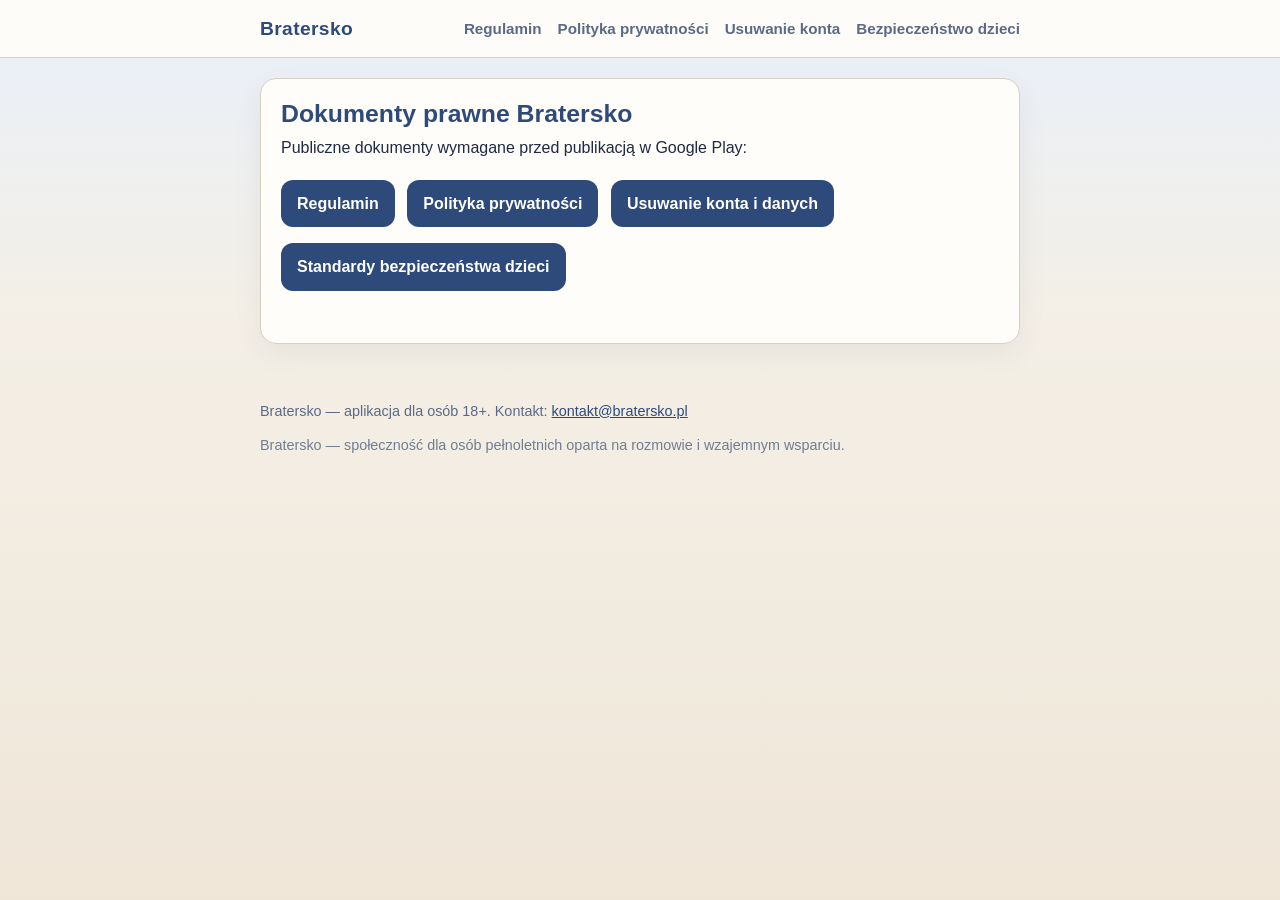
<file: index.html>
<!DOCTYPE html>
<html lang="pl">
<head>
  <meta charset="utf-8" />
  <meta name="viewport" content="width=device-width, initial-scale=1" />
  <title>Dokumenty prawne — Bratersko</title>
  <meta name="description" content="Regulamin, polityka prywatności, usuwanie konta i standardy bezpieczeństwa dzieci — Bratersko." />
  <link rel="stylesheet" href="./styles.css" />
</head>
<body>
  <header class="site-header">
    <div class="wrap">
      <a class="brand" href="./">Bratersko</a>
      <nav class="nav" aria-label="Dokumenty">
        <a href="./regulamin/">Regulamin</a>
        <a href="./polityka-prywatnosci/">Polityka prywatności</a>
        <a href="./usun-konto/">Usuwanie konta</a>
        <a href="./standardy-bezpieczenstwa-dzieci/">Bezpieczeństwo dzieci</a>
      </nav>
    </div>
  </header>
  <main class="wrap doc">
    <h1>Dokumenty prawne Bratersko</h1>
    <p>Publiczne dokumenty wymagane przed publikacją w Google Play:</p>
    <p>
      <a class="cta" href="./regulamin/">Regulamin</a>
      <a class="cta" href="./polityka-prywatnosci/">Polityka prywatności</a>
      <a class="cta" href="./usun-konto/">Usuwanie konta i danych</a>
      <a class="cta" href="./standardy-bezpieczenstwa-dzieci/">Standardy bezpieczeństwa dzieci</a>
    </p>
  </main>
  <footer class="site-footer">
    <div class="wrap">
      <p>Bratersko — aplikacja dla osób 18+. Kontakt: <a href="mailto:kontakt@bratersko.pl">kontakt@bratersko.pl</a></p>
      <p class="muted">Bratersko — społeczność dla osób pełnoletnich oparta na rozmowie i wzajemnym wsparciu.</p>
    </div>
  </footer>
</body>
</html>
</file>
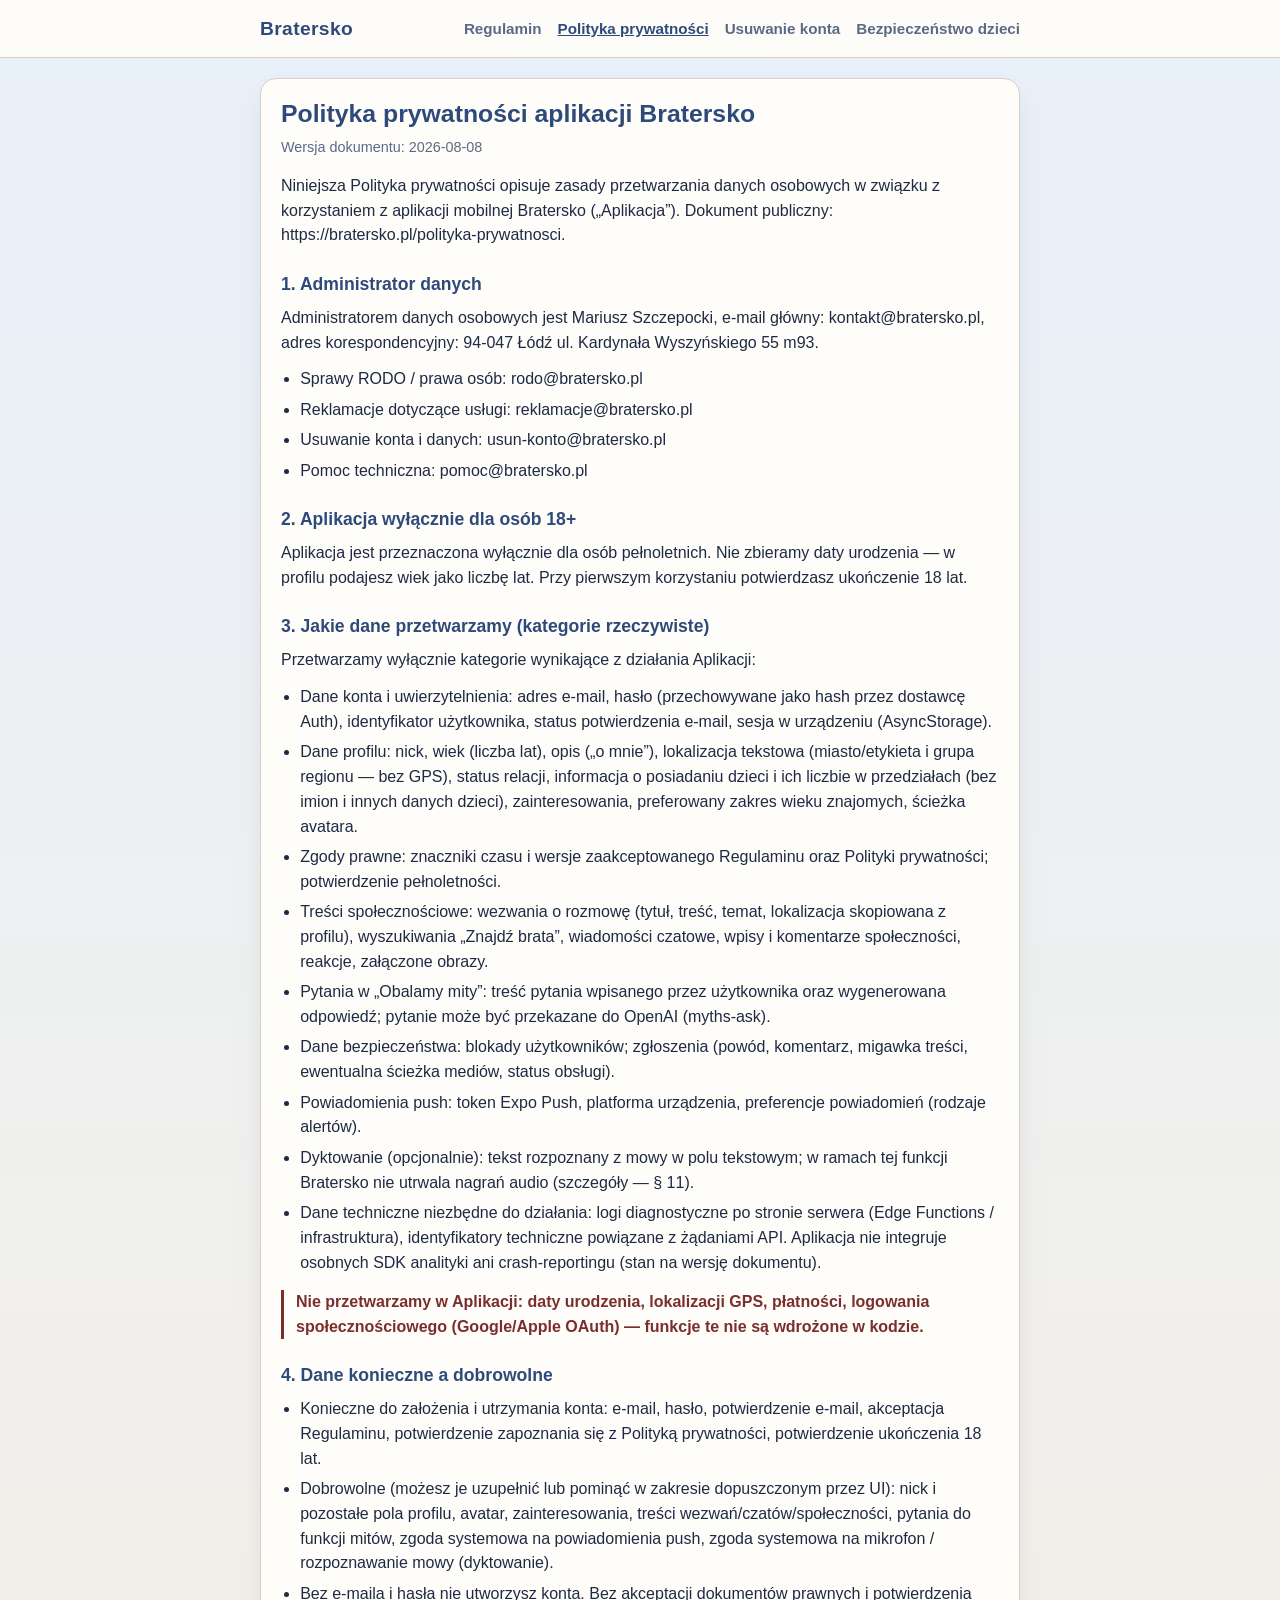
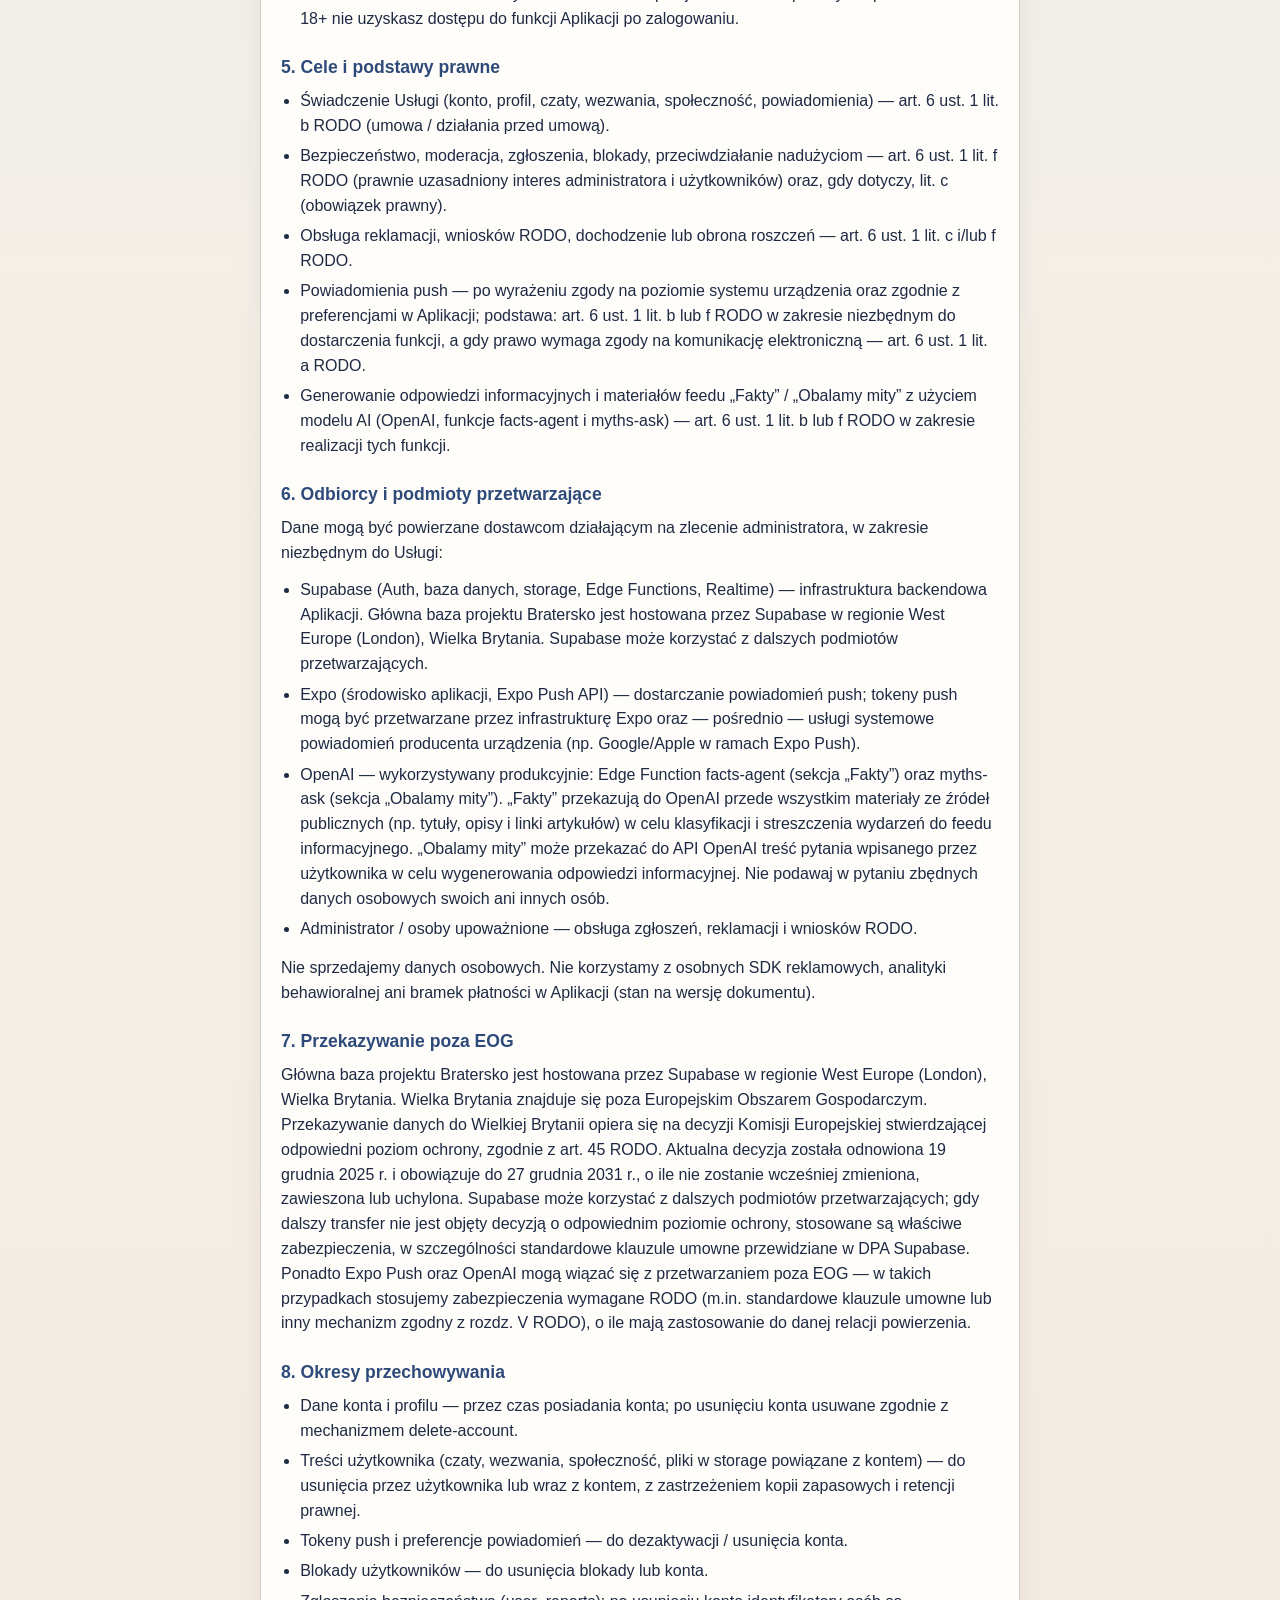
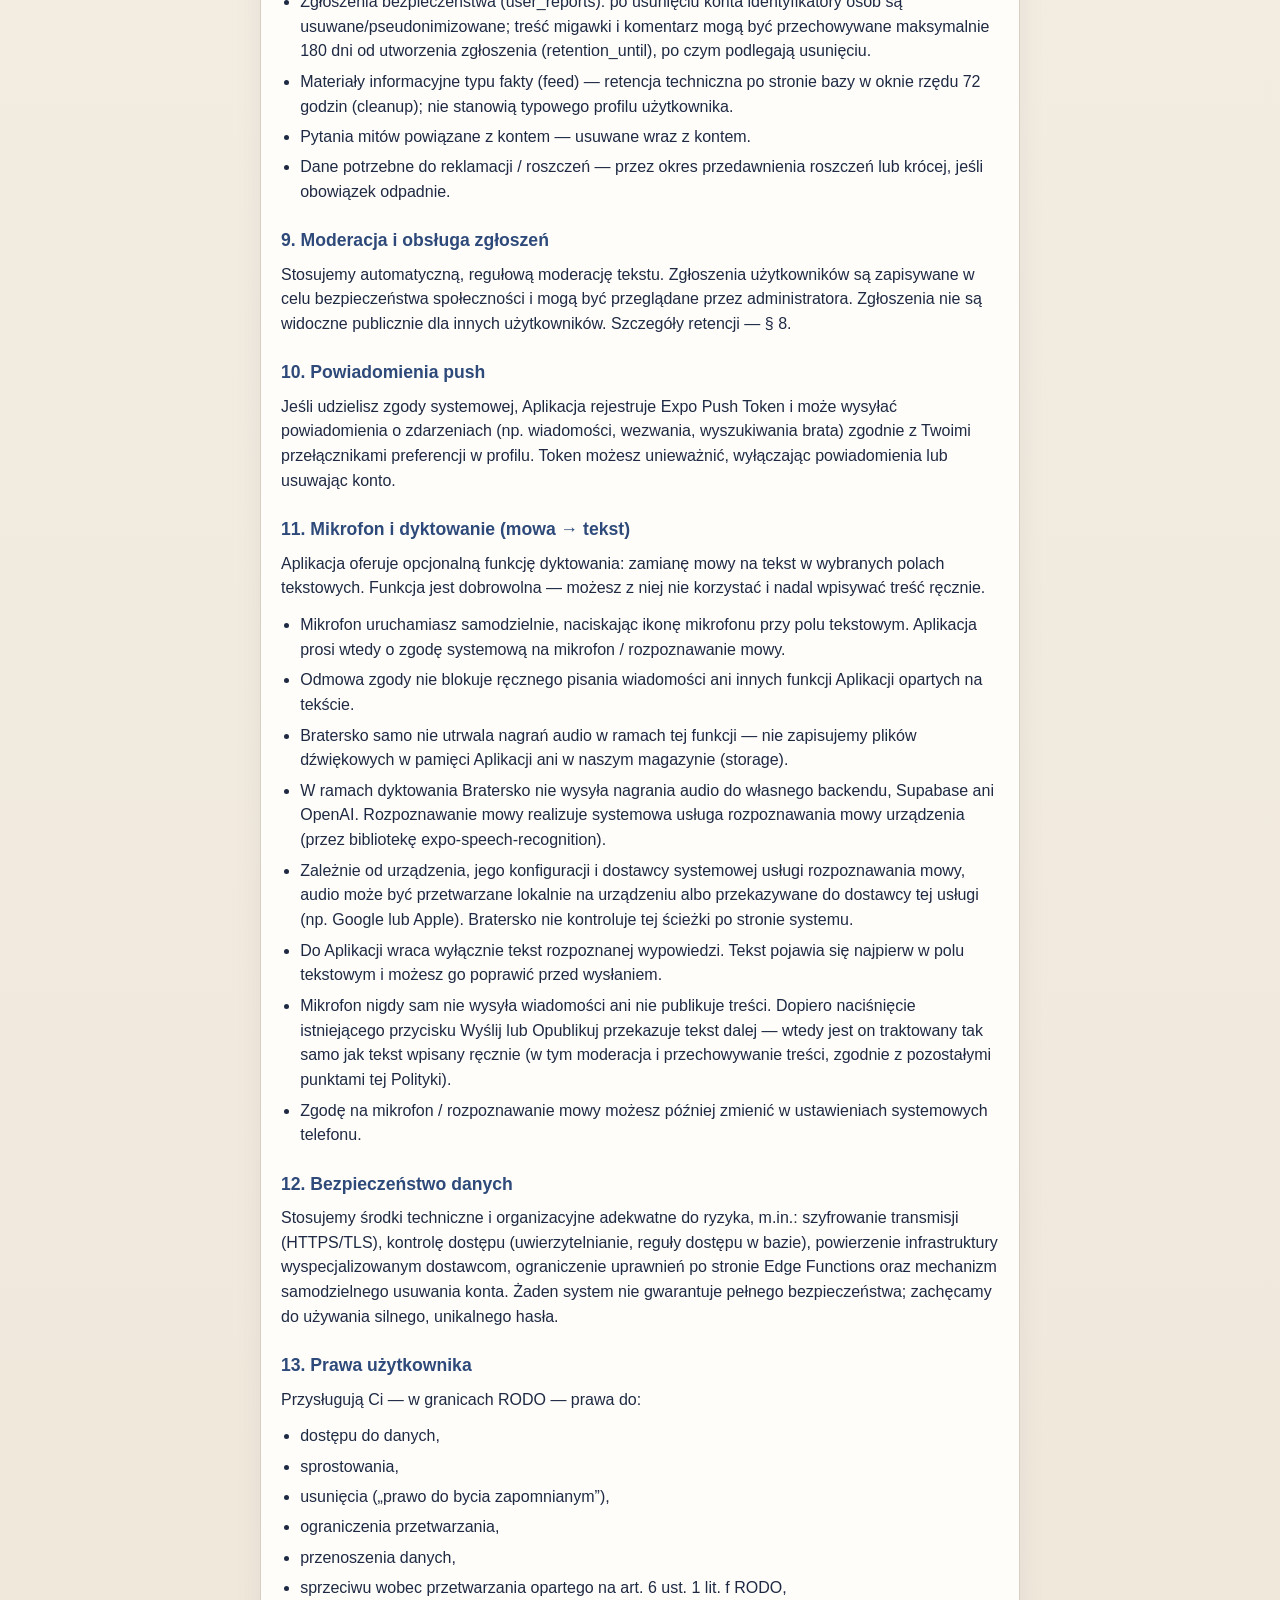
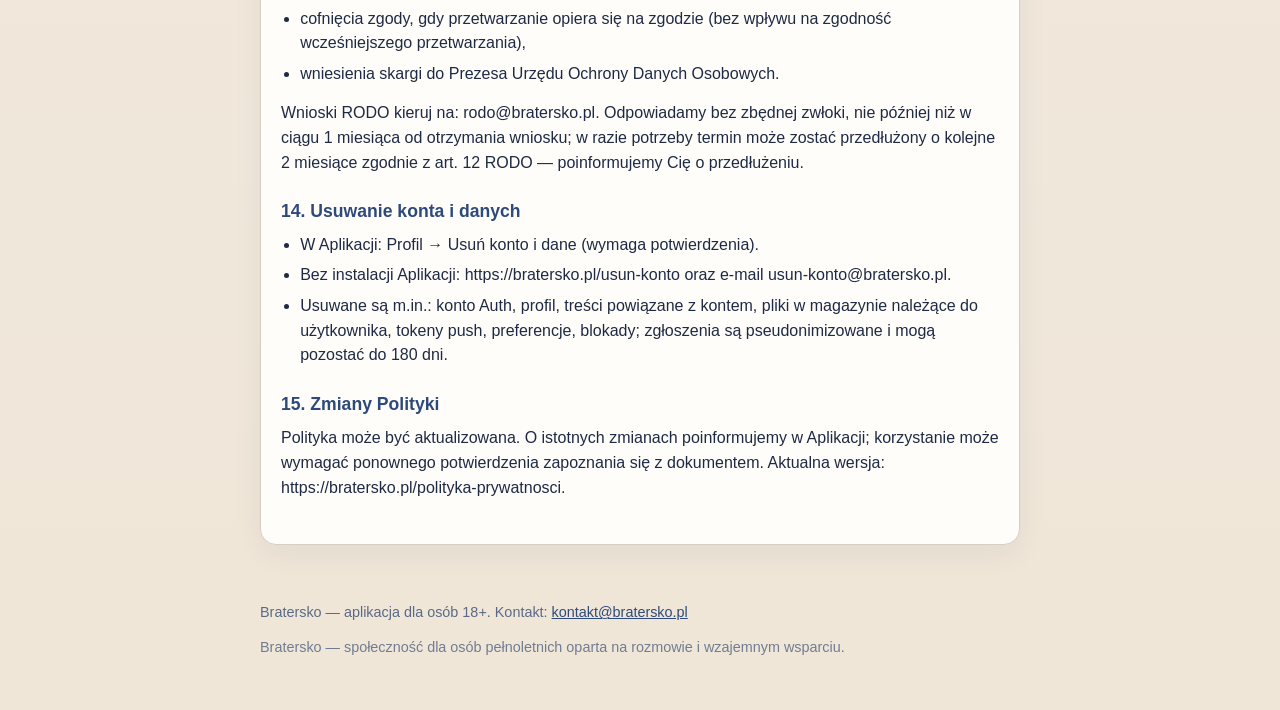
<file: polityka-prywatnosci/index.html>
<!DOCTYPE html>
<html lang="pl">
<head>
  <meta charset="utf-8" />
  <meta name="viewport" content="width=device-width, initial-scale=1" />
  <title>Polityka prywatności aplikacji Bratersko — Bratersko</title>
  <meta name="description" content="Polityka prywatności aplikacji Bratersko" />
  <link rel="stylesheet" href="../styles.css" />
</head>
<body>
  <header class="site-header">
    <div class="wrap">
      <a class="brand" href="../">Bratersko</a>
      <nav class="nav" aria-label="Dokumenty">
        <a href="../regulamin/">Regulamin</a>
        <a href="../polityka-prywatnosci/" aria-current="page">Polityka prywatności</a>
        <a href="../usun-konto/">Usuwanie konta</a>
        <a href="../standardy-bezpieczenstwa-dzieci/">Bezpieczeństwo dzieci</a>
      </nav>
    </div>
  </header>
  <main class="wrap doc">
    <h1>Polityka prywatności aplikacji Bratersko</h1>
    <p class="meta">Wersja dokumentu: 2026-08-08</p>
    <p>Niniejsza Polityka prywatności opisuje zasady przetwarzania danych osobowych w związku z korzystaniem z aplikacji mobilnej Bratersko („Aplikacja”). Dokument publiczny: https://bratersko.pl/polityka-prywatnosci.</p>
<h2>1. Administrator danych</h2>
<p>Administratorem danych osobowych jest Mariusz Szczepocki, e-mail główny: kontakt@bratersko.pl, adres korespondencyjny: 94-047 Łódź ul. Kardynała Wyszyńskiego 55 m93.</p>
<ul>
<li>Sprawy RODO / prawa osób: rodo@bratersko.pl</li>
<li>Reklamacje dotyczące usługi: reklamacje@bratersko.pl</li>
<li>Usuwanie konta i danych: usun-konto@bratersko.pl</li>
<li>Pomoc techniczna: pomoc@bratersko.pl</li>
</ul>
<h2>2. Aplikacja wyłącznie dla osób 18+</h2>
<p>Aplikacja jest przeznaczona wyłącznie dla osób pełnoletnich. Nie zbieramy daty urodzenia — w profilu podajesz wiek jako liczbę lat. Przy pierwszym korzystaniu potwierdzasz ukończenie 18 lat.</p>
<h2>3. Jakie dane przetwarzamy (kategorie rzeczywiste)</h2>
<p>Przetwarzamy wyłącznie kategorie wynikające z działania Aplikacji:</p>
<ul>
<li>Dane konta i uwierzytelnienia: adres e-mail, hasło (przechowywane jako hash przez dostawcę Auth), identyfikator użytkownika, status potwierdzenia e-mail, sesja w urządzeniu (AsyncStorage).</li>
<li>Dane profilu: nick, wiek (liczba lat), opis („o mnie”), lokalizacja tekstowa (miasto/etykieta i grupa regionu — bez GPS), status relacji, informacja o posiadaniu dzieci i ich liczbie w przedziałach (bez imion i innych danych dzieci), zainteresowania, preferowany zakres wieku znajomych, ścieżka avatara.</li>
<li>Zgody prawne: znaczniki czasu i wersje zaakceptowanego Regulaminu oraz Polityki prywatności; potwierdzenie pełnoletności.</li>
<li>Treści społecznościowe: wezwania o rozmowę (tytuł, treść, temat, lokalizacja skopiowana z profilu), wyszukiwania „Znajdź brata”, wiadomości czatowe, wpisy i komentarze społeczności, reakcje, załączone obrazy.</li>
<li>Pytania w „Obalamy mity”: treść pytania wpisanego przez użytkownika oraz wygenerowana odpowiedź; pytanie może być przekazane do OpenAI (myths-ask).</li>
<li>Dane bezpieczeństwa: blokady użytkowników; zgłoszenia (powód, komentarz, migawka treści, ewentualna ścieżka mediów, status obsługi).</li>
<li>Powiadomienia push: token Expo Push, platforma urządzenia, preferencje powiadomień (rodzaje alertów).</li>
<li>Dyktowanie (opcjonalnie): tekst rozpoznany z mowy w polu tekstowym; w ramach tej funkcji Bratersko nie utrwala nagrań audio (szczegóły — § 11).</li>
<li>Dane techniczne niezbędne do działania: logi diagnostyczne po stronie serwera (Edge Functions / infrastruktura), identyfikatory techniczne powiązane z żądaniami API. Aplikacja nie integruje osobnych SDK analityki ani crash-reportingu (stan na wersję dokumentu).</li>
</ul>
<p class="note">Nie przetwarzamy w Aplikacji: daty urodzenia, lokalizacji GPS, płatności, logowania społecznościowego (Google/Apple OAuth) — funkcje te nie są wdrożone w kodzie.</p>
<h2>4. Dane konieczne a dobrowolne</h2>
<ul>
<li>Konieczne do założenia i utrzymania konta: e-mail, hasło, potwierdzenie e-mail, akceptacja Regulaminu, potwierdzenie zapoznania się z Polityką prywatności, potwierdzenie ukończenia 18 lat.</li>
<li>Dobrowolne (możesz je uzupełnić lub pominąć w zakresie dopuszczonym przez UI): nick i pozostałe pola profilu, avatar, zainteresowania, treści wezwań/czatów/społeczności, pytania do funkcji mitów, zgoda systemowa na powiadomienia push, zgoda systemowa na mikrofon / rozpoznawanie mowy (dyktowanie).</li>
<li>Bez e-maila i hasła nie utworzysz konta. Bez akceptacji dokumentów prawnych i potwierdzenia 18+ nie uzyskasz dostępu do funkcji Aplikacji po zalogowaniu.</li>
</ul>
<h2>5. Cele i podstawy prawne</h2>
<ul>
<li>Świadczenie Usługi (konto, profil, czaty, wezwania, społeczność, powiadomienia) — art. 6 ust. 1 lit. b RODO (umowa / działania przed umową).</li>
<li>Bezpieczeństwo, moderacja, zgłoszenia, blokady, przeciwdziałanie nadużyciom — art. 6 ust. 1 lit. f RODO (prawnie uzasadniony interes administratora i użytkowników) oraz, gdy dotyczy, lit. c (obowiązek prawny).</li>
<li>Obsługa reklamacji, wniosków RODO, dochodzenie lub obrona roszczeń — art. 6 ust. 1 lit. c i/lub f RODO.</li>
<li>Powiadomienia push — po wyrażeniu zgody na poziomie systemu urządzenia oraz zgodnie z preferencjami w Aplikacji; podstawa: art. 6 ust. 1 lit. b lub f RODO w zakresie niezbędnym do dostarczenia funkcji, a gdy prawo wymaga zgody na komunikację elektroniczną — art. 6 ust. 1 lit. a RODO.</li>
<li>Generowanie odpowiedzi informacyjnych i materiałów feedu „Fakty” / „Obalamy mity” z użyciem modelu AI (OpenAI, funkcje facts-agent i myths-ask) — art. 6 ust. 1 lit. b lub f RODO w zakresie realizacji tych funkcji.</li>
</ul>
<h2>6. Odbiorcy i podmioty przetwarzające</h2>
<p>Dane mogą być powierzane dostawcom działającym na zlecenie administratora, w zakresie niezbędnym do Usługi:</p>
<ul>
<li>Supabase (Auth, baza danych, storage, Edge Functions, Realtime) — infrastruktura backendowa Aplikacji. Główna baza projektu Bratersko jest hostowana przez Supabase w regionie West Europe (London), Wielka Brytania. Supabase może korzystać z dalszych podmiotów przetwarzających.</li>
<li>Expo (środowisko aplikacji, Expo Push API) — dostarczanie powiadomień push; tokeny push mogą być przetwarzane przez infrastrukturę Expo oraz — pośrednio — usługi systemowe powiadomień producenta urządzenia (np. Google/Apple w ramach Expo Push).</li>
<li>OpenAI — wykorzystywany produkcyjnie: Edge Function facts-agent (sekcja „Fakty”) oraz myths-ask (sekcja „Obalamy mity”). „Fakty” przekazują do OpenAI przede wszystkim materiały ze źródeł publicznych (np. tytuły, opisy i linki artykułów) w celu klasyfikacji i streszczenia wydarzeń do feedu informacyjnego. „Obalamy mity” może przekazać do API OpenAI treść pytania wpisanego przez użytkownika w celu wygenerowania odpowiedzi informacyjnej. Nie podawaj w pytaniu zbędnych danych osobowych swoich ani innych osób.</li>
<li>Administrator / osoby upoważnione — obsługa zgłoszeń, reklamacji i wniosków RODO.</li>
</ul>
<p>Nie sprzedajemy danych osobowych. Nie korzystamy z osobnych SDK reklamowych, analityki behawioralnej ani bramek płatności w Aplikacji (stan na wersję dokumentu).</p>
<h2>7. Przekazywanie poza EOG</h2>
<p>Główna baza projektu Bratersko jest hostowana przez Supabase w regionie West Europe (London), Wielka Brytania. Wielka Brytania znajduje się poza Europejskim Obszarem Gospodarczym. Przekazywanie danych do Wielkiej Brytanii opiera się na decyzji Komisji Europejskiej stwierdzającej odpowiedni poziom ochrony, zgodnie z art. 45 RODO. Aktualna decyzja została odnowiona 19 grudnia 2025 r. i obowiązuje do 27 grudnia 2031 r., o ile nie zostanie wcześniej zmieniona, zawieszona lub uchylona. Supabase może korzystać z dalszych podmiotów przetwarzających; gdy dalszy transfer nie jest objęty decyzją o odpowiednim poziomie ochrony, stosowane są właściwe zabezpieczenia, w szczególności standardowe klauzule umowne przewidziane w DPA Supabase. Ponadto Expo Push oraz OpenAI mogą wiązać się z przetwarzaniem poza EOG — w takich przypadkach stosujemy zabezpieczenia wymagane RODO (m.in. standardowe klauzule umowne lub inny mechanizm zgodny z rozdz. V RODO), o ile mają zastosowanie do danej relacji powierzenia.</p>
<h2>8. Okresy przechowywania</h2>
<ul>
<li>Dane konta i profilu — przez czas posiadania konta; po usunięciu konta usuwane zgodnie z mechanizmem delete-account.</li>
<li>Treści użytkownika (czaty, wezwania, społeczność, pliki w storage powiązane z kontem) — do usunięcia przez użytkownika lub wraz z kontem, z zastrzeżeniem kopii zapasowych i retencji prawnej.</li>
<li>Tokeny push i preferencje powiadomień — do dezaktywacji / usunięcia konta.</li>
<li>Blokady użytkowników — do usunięcia blokady lub konta.</li>
<li>Zgłoszenia bezpieczeństwa (user_reports): po usunięciu konta identyfikatory osób są usuwane/pseudonimizowane; treść migawki i komentarz mogą być przechowywane maksymalnie 180 dni od utworzenia zgłoszenia (retention_until), po czym podlegają usunięciu.</li>
<li>Materiały informacyjne typu fakty (feed) — retencja techniczna po stronie bazy w oknie rzędu 72 godzin (cleanup); nie stanowią typowego profilu użytkownika.</li>
<li>Pytania mitów powiązane z kontem — usuwane wraz z kontem.</li>
<li>Dane potrzebne do reklamacji / roszczeń — przez okres przedawnienia roszczeń lub krócej, jeśli obowiązek odpadnie.</li>
</ul>
<h2>9. Moderacja i obsługa zgłoszeń</h2>
<p>Stosujemy automatyczną, regułową moderację tekstu. Zgłoszenia użytkowników są zapisywane w celu bezpieczeństwa społeczności i mogą być przeglądane przez administratora. Zgłoszenia nie są widoczne publicznie dla innych użytkowników. Szczegóły retencji — § 8.</p>
<h2>10. Powiadomienia push</h2>
<p>Jeśli udzielisz zgody systemowej, Aplikacja rejestruje Expo Push Token i może wysyłać powiadomienia o zdarzeniach (np. wiadomości, wezwania, wyszukiwania brata) zgodnie z Twoimi przełącznikami preferencji w profilu. Token możesz unieważnić, wyłączając powiadomienia lub usuwając konto.</p>
<h2>11. Mikrofon i dyktowanie (mowa → tekst)</h2>
<p>Aplikacja oferuje opcjonalną funkcję dyktowania: zamianę mowy na tekst w wybranych polach tekstowych. Funkcja jest dobrowolna — możesz z niej nie korzystać i nadal wpisywać treść ręcznie.</p>
<ul>
<li>Mikrofon uruchamiasz samodzielnie, naciskając ikonę mikrofonu przy polu tekstowym. Aplikacja prosi wtedy o zgodę systemową na mikrofon / rozpoznawanie mowy.</li>
<li>Odmowa zgody nie blokuje ręcznego pisania wiadomości ani innych funkcji Aplikacji opartych na tekście.</li>
<li>Bratersko samo nie utrwala nagrań audio w ramach tej funkcji — nie zapisujemy plików dźwiękowych w pamięci Aplikacji ani w naszym magazynie (storage).</li>
<li>W ramach dyktowania Bratersko nie wysyła nagrania audio do własnego backendu, Supabase ani OpenAI. Rozpoznawanie mowy realizuje systemowa usługa rozpoznawania mowy urządzenia (przez bibliotekę expo-speech-recognition).</li>
<li>Zależnie od urządzenia, jego konfiguracji i dostawcy systemowej usługi rozpoznawania mowy, audio może być przetwarzane lokalnie na urządzeniu albo przekazywane do dostawcy tej usługi (np. Google lub Apple). Bratersko nie kontroluje tej ścieżki po stronie systemu.</li>
<li>Do Aplikacji wraca wyłącznie tekst rozpoznanej wypowiedzi. Tekst pojawia się najpierw w polu tekstowym i możesz go poprawić przed wysłaniem.</li>
<li>Mikrofon nigdy sam nie wysyła wiadomości ani nie publikuje treści. Dopiero naciśnięcie istniejącego przycisku Wyślij lub Opublikuj przekazuje tekst dalej — wtedy jest on traktowany tak samo jak tekst wpisany ręcznie (w tym moderacja i przechowywanie treści, zgodnie z pozostałymi punktami tej Polityki).</li>
<li>Zgodę na mikrofon / rozpoznawanie mowy możesz później zmienić w ustawieniach systemowych telefonu.</li>
</ul>
<h2>12. Bezpieczeństwo danych</h2>
<p>Stosujemy środki techniczne i organizacyjne adekwatne do ryzyka, m.in.: szyfrowanie transmisji (HTTPS/TLS), kontrolę dostępu (uwierzytelnianie, reguły dostępu w bazie), powierzenie infrastruktury wyspecjalizowanym dostawcom, ograniczenie uprawnień po stronie Edge Functions oraz mechanizm samodzielnego usuwania konta. Żaden system nie gwarantuje pełnego bezpieczeństwa; zachęcamy do używania silnego, unikalnego hasła.</p>
<h2>13. Prawa użytkownika</h2>
<p>Przysługują Ci — w granicach RODO — prawa do:</p>
<ul>
<li>dostępu do danych,</li>
<li>sprostowania,</li>
<li>usunięcia („prawo do bycia zapomnianym”),</li>
<li>ograniczenia przetwarzania,</li>
<li>przenoszenia danych,</li>
<li>sprzeciwu wobec przetwarzania opartego na art. 6 ust. 1 lit. f RODO,</li>
<li>cofnięcia zgody, gdy przetwarzanie opiera się na zgodzie (bez wpływu na zgodność wcześniejszego przetwarzania),</li>
<li>wniesienia skargi do Prezesa Urzędu Ochrony Danych Osobowych.</li>
</ul>
<p>Wnioski RODO kieruj na: rodo@bratersko.pl. Odpowiadamy bez zbędnej zwłoki, nie później niż w ciągu 1 miesiąca od otrzymania wniosku; w razie potrzeby termin może zostać przedłużony o kolejne 2 miesiące zgodnie z art. 12 RODO — poinformujemy Cię o przedłużeniu.</p>
<h2>14. Usuwanie konta i danych</h2>
<ul>
<li>W Aplikacji: Profil → Usuń konto i dane (wymaga potwierdzenia).</li>
<li>Bez instalacji Aplikacji: https://bratersko.pl/usun-konto oraz e-mail usun-konto@bratersko.pl.</li>
<li>Usuwane są m.in.: konto Auth, profil, treści powiązane z kontem, pliki w magazynie należące do użytkownika, tokeny push, preferencje, blokady; zgłoszenia są pseudonimizowane i mogą pozostać do 180 dni.</li>
</ul>
<h2>15. Zmiany Polityki</h2>
<p>Polityka może być aktualizowana. O istotnych zmianach poinformujemy w Aplikacji; korzystanie może wymagać ponownego potwierdzenia zapoznania się z dokumentem. Aktualna wersja: https://bratersko.pl/polityka-prywatnosci.</p>
  </main>
  <footer class="site-footer">
    <div class="wrap">
      <p>Bratersko — aplikacja dla osób 18+. Kontakt: <a href="mailto:kontakt@bratersko.pl">kontakt@bratersko.pl</a></p>
      <p class="muted">Bratersko — społeczność dla osób pełnoletnich oparta na rozmowie i wzajemnym wsparciu.</p>
    </div>
  </footer>
</body>
</html>
</file>
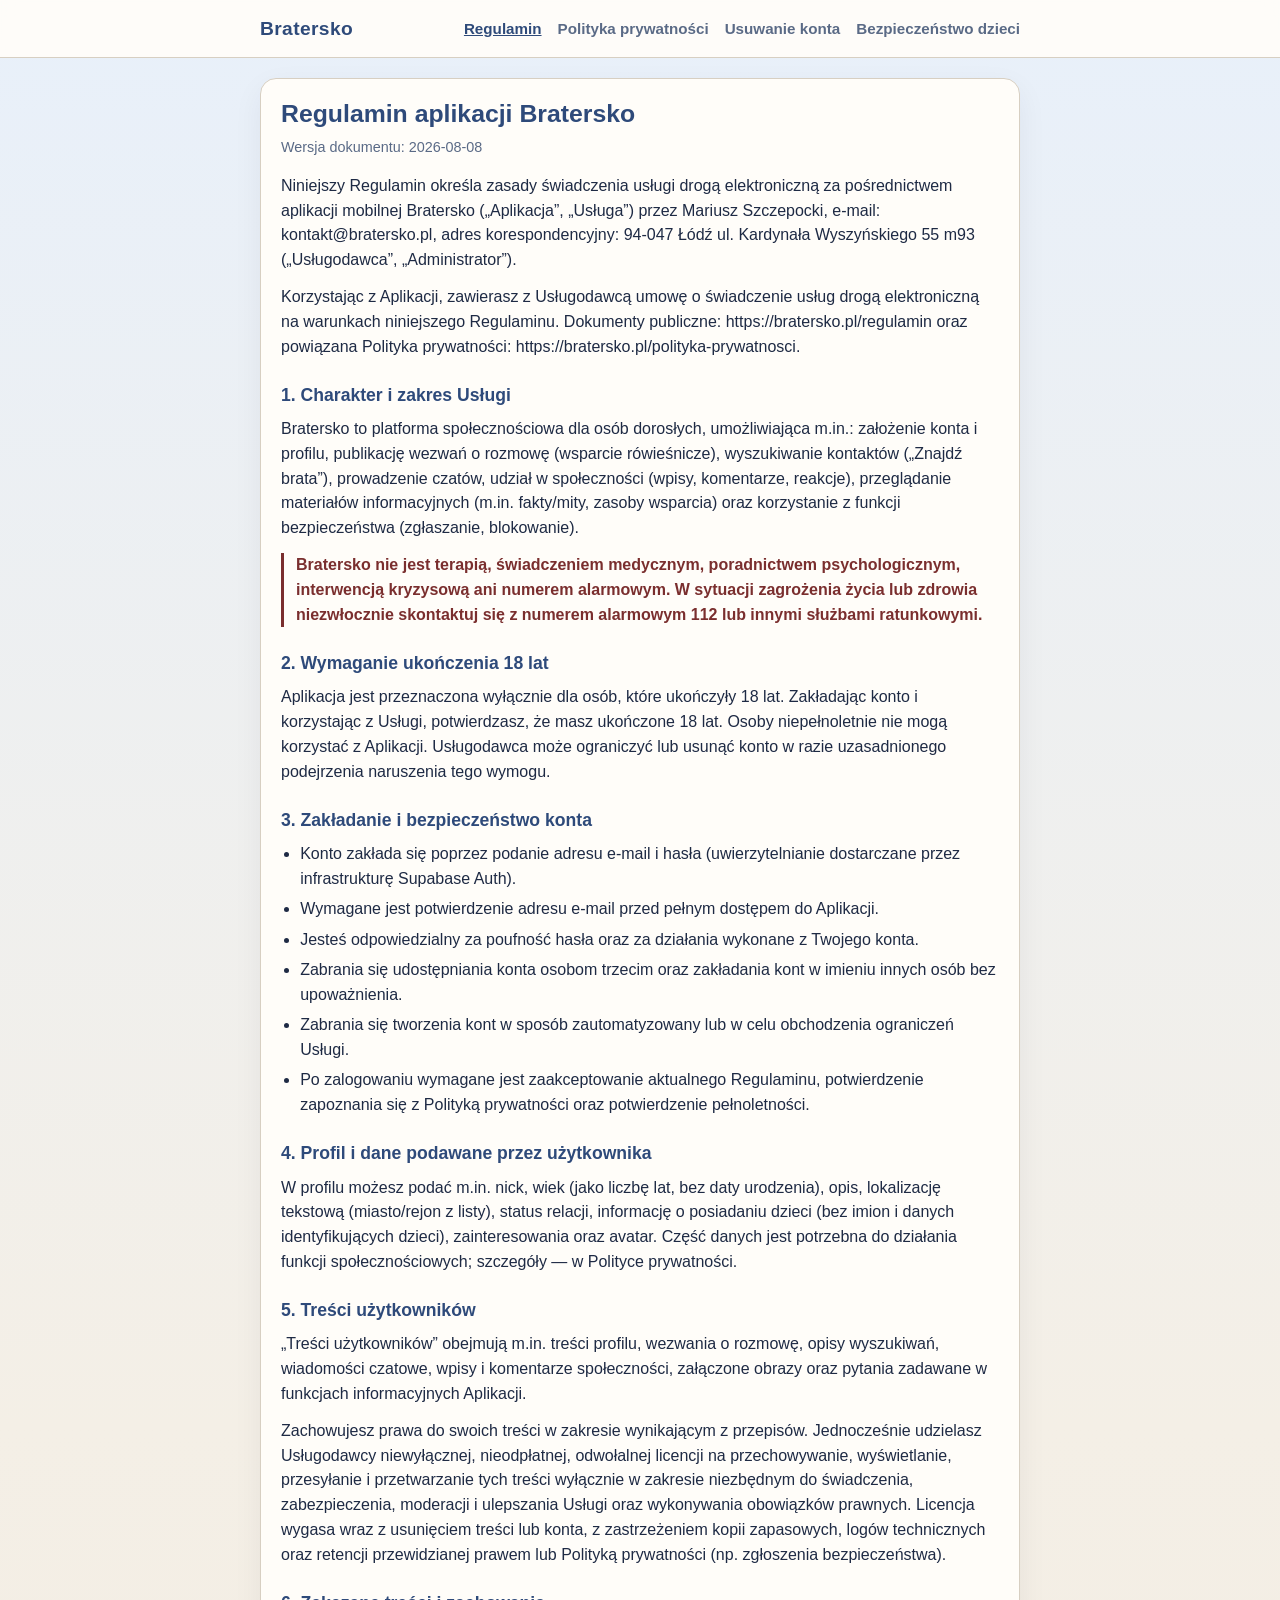
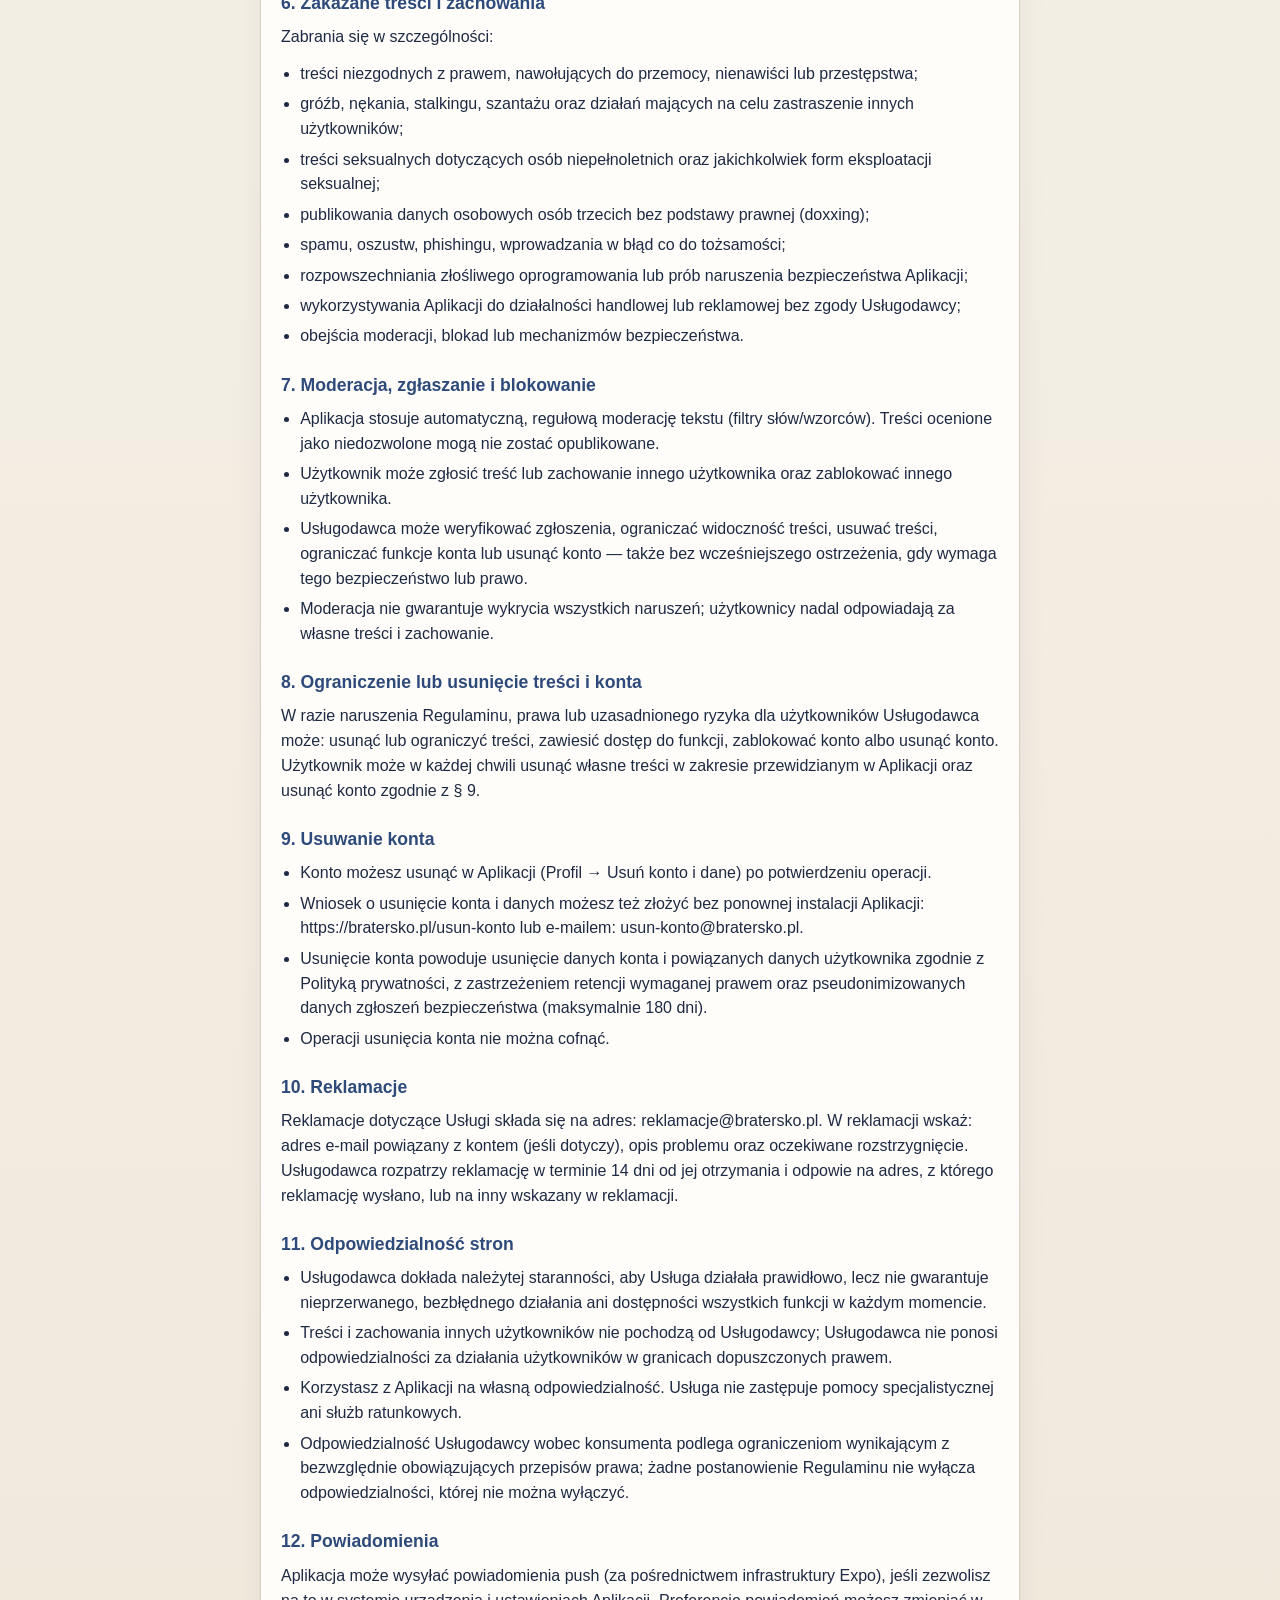
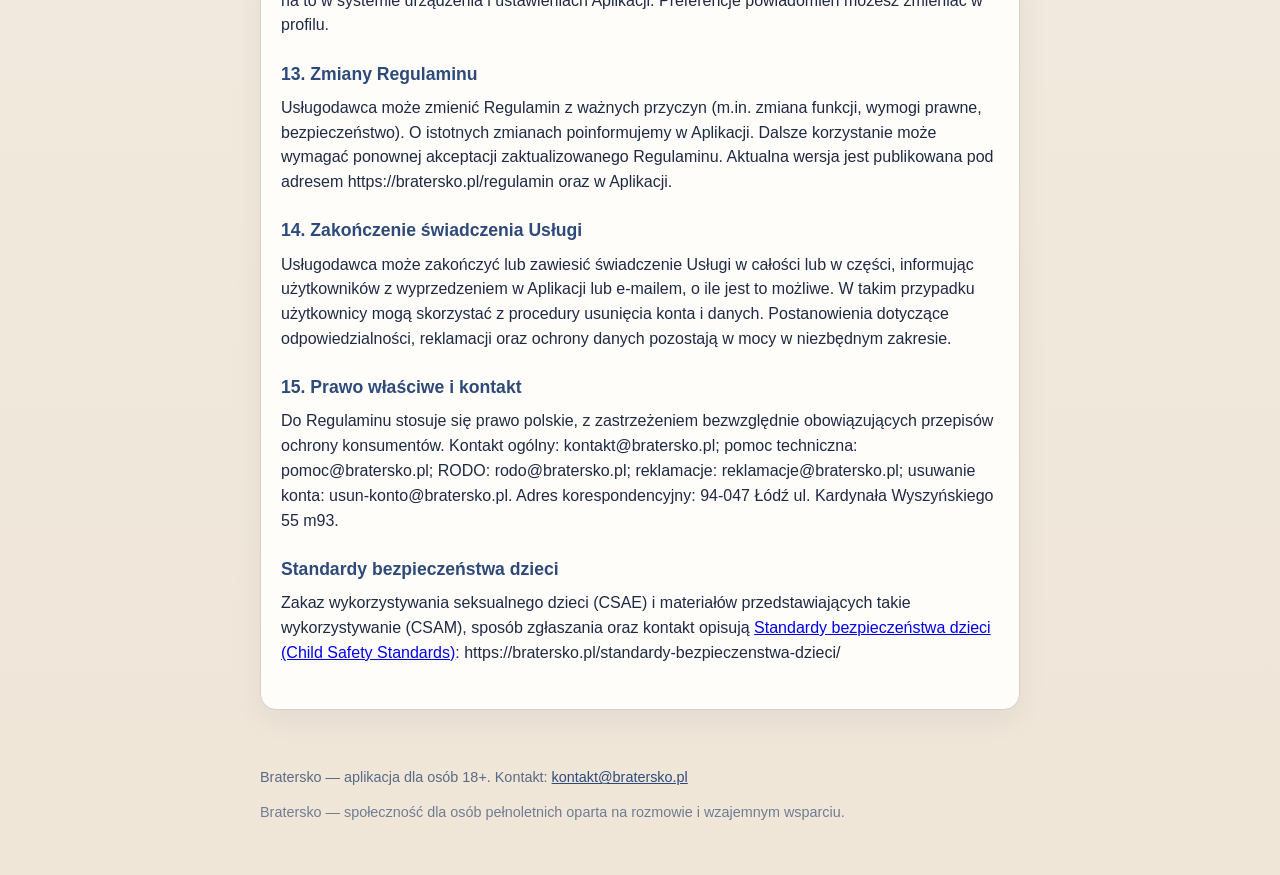
<file: regulamin/index.html>
<!DOCTYPE html>
<html lang="pl">
<head>
  <meta charset="utf-8" />
  <meta name="viewport" content="width=device-width, initial-scale=1" />
  <title>Regulamin aplikacji Bratersko — Bratersko</title>
  <meta name="description" content="Regulamin aplikacji Bratersko" />
  <link rel="stylesheet" href="../styles.css" />
</head>
<body>
  <header class="site-header">
    <div class="wrap">
      <a class="brand" href="../">Bratersko</a>
      <nav class="nav" aria-label="Dokumenty">
        <a href="../regulamin/" aria-current="page">Regulamin</a>
        <a href="../polityka-prywatnosci/">Polityka prywatności</a>
        <a href="../usun-konto/">Usuwanie konta</a>
        <a href="../standardy-bezpieczenstwa-dzieci/">Bezpieczeństwo dzieci</a>
      </nav>
    </div>
  </header>
  <main class="wrap doc">
    <h1>Regulamin aplikacji Bratersko</h1>
    <p class="meta">Wersja dokumentu: 2026-08-08</p>
    <p>Niniejszy Regulamin określa zasady świadczenia usługi drogą elektroniczną za pośrednictwem aplikacji mobilnej Bratersko („Aplikacja”, „Usługa”) przez Mariusz Szczepocki, e-mail: kontakt@bratersko.pl, adres korespondencyjny: 94-047 Łódź ul. Kardynała Wyszyńskiego 55 m93 („Usługodawca”, „Administrator”).</p>
<p>Korzystając z Aplikacji, zawierasz z Usługodawcą umowę o świadczenie usług drogą elektroniczną na warunkach niniejszego Regulaminu. Dokumenty publiczne: https://bratersko.pl/regulamin oraz powiązana Polityka prywatności: https://bratersko.pl/polityka-prywatnosci.</p>
<h2>1. Charakter i zakres Usługi</h2>
<p>Bratersko to platforma społecznościowa dla osób dorosłych, umożliwiająca m.in.: założenie konta i profilu, publikację wezwań o rozmowę (wsparcie rówieśnicze), wyszukiwanie kontaktów („Znajdź brata”), prowadzenie czatów, udział w społeczności (wpisy, komentarze, reakcje), przeglądanie materiałów informacyjnych (m.in. fakty/mity, zasoby wsparcia) oraz korzystanie z funkcji bezpieczeństwa (zgłaszanie, blokowanie).</p>
<p class="note">Bratersko nie jest terapią, świadczeniem medycznym, poradnictwem psychologicznym, interwencją kryzysową ani numerem alarmowym. W sytuacji zagrożenia życia lub zdrowia niezwłocznie skontaktuj się z numerem alarmowym 112 lub innymi służbami ratunkowymi.</p>
<h2>2. Wymaganie ukończenia 18 lat</h2>
<p>Aplikacja jest przeznaczona wyłącznie dla osób, które ukończyły 18 lat. Zakładając konto i korzystając z Usługi, potwierdzasz, że masz ukończone 18 lat. Osoby niepełnoletnie nie mogą korzystać z Aplikacji. Usługodawca może ograniczyć lub usunąć konto w razie uzasadnionego podejrzenia naruszenia tego wymogu.</p>
<h2>3. Zakładanie i bezpieczeństwo konta</h2>
<ul>
<li>Konto zakłada się poprzez podanie adresu e-mail i hasła (uwierzytelnianie dostarczane przez infrastrukturę Supabase Auth).</li>
<li>Wymagane jest potwierdzenie adresu e-mail przed pełnym dostępem do Aplikacji.</li>
<li>Jesteś odpowiedzialny za poufność hasła oraz za działania wykonane z Twojego konta.</li>
<li>Zabrania się udostępniania konta osobom trzecim oraz zakładania kont w imieniu innych osób bez upoważnienia.</li>
<li>Zabrania się tworzenia kont w sposób zautomatyzowany lub w celu obchodzenia ograniczeń Usługi.</li>
<li>Po zalogowaniu wymagane jest zaakceptowanie aktualnego Regulaminu, potwierdzenie zapoznania się z Polityką prywatności oraz potwierdzenie pełnoletności.</li>
</ul>
<h2>4. Profil i dane podawane przez użytkownika</h2>
<p>W profilu możesz podać m.in. nick, wiek (jako liczbę lat, bez daty urodzenia), opis, lokalizację tekstową (miasto/rejon z listy), status relacji, informację o posiadaniu dzieci (bez imion i danych identyfikujących dzieci), zainteresowania oraz avatar. Część danych jest potrzebna do działania funkcji społecznościowych; szczegóły — w Polityce prywatności.</p>
<h2>5. Treści użytkowników</h2>
<p>„Treści użytkowników” obejmują m.in. treści profilu, wezwania o rozmowę, opisy wyszukiwań, wiadomości czatowe, wpisy i komentarze społeczności, załączone obrazy oraz pytania zadawane w funkcjach informacyjnych Aplikacji.</p>
<p>Zachowujesz prawa do swoich treści w zakresie wynikającym z przepisów. Jednocześnie udzielasz Usługodawcy niewyłącznej, nieodpłatnej, odwołalnej licencji na przechowywanie, wyświetlanie, przesyłanie i przetwarzanie tych treści wyłącznie w zakresie niezbędnym do świadczenia, zabezpieczenia, moderacji i ulepszania Usługi oraz wykonywania obowiązków prawnych. Licencja wygasa wraz z usunięciem treści lub konta, z zastrzeżeniem kopii zapasowych, logów technicznych oraz retencji przewidzianej prawem lub Polityką prywatności (np. zgłoszenia bezpieczeństwa).</p>
<h2>6. Zakazane treści i zachowania</h2>
<p>Zabrania się w szczególności:</p>
<ul>
<li>treści niezgodnych z prawem, nawołujących do przemocy, nienawiści lub przestępstwa;</li>
<li>gróźb, nękania, stalkingu, szantażu oraz działań mających na celu zastraszenie innych użytkowników;</li>
<li>treści seksualnych dotyczących osób niepełnoletnich oraz jakichkolwiek form eksploatacji seksualnej;</li>
<li>publikowania danych osobowych osób trzecich bez podstawy prawnej (doxxing);</li>
<li>spamu, oszustw, phishingu, wprowadzania w błąd co do tożsamości;</li>
<li>rozpowszechniania złośliwego oprogramowania lub prób naruszenia bezpieczeństwa Aplikacji;</li>
<li>wykorzystywania Aplikacji do działalności handlowej lub reklamowej bez zgody Usługodawcy;</li>
<li>obejścia moderacji, blokad lub mechanizmów bezpieczeństwa.</li>
</ul>
<h2>7. Moderacja, zgłaszanie i blokowanie</h2>
<ul>
<li>Aplikacja stosuje automatyczną, regułową moderację tekstu (filtry słów/wzorców). Treści ocenione jako niedozwolone mogą nie zostać opublikowane.</li>
<li>Użytkownik może zgłosić treść lub zachowanie innego użytkownika oraz zablokować innego użytkownika.</li>
<li>Usługodawca może weryfikować zgłoszenia, ograniczać widoczność treści, usuwać treści, ograniczać funkcje konta lub usunąć konto — także bez wcześniejszego ostrzeżenia, gdy wymaga tego bezpieczeństwo lub prawo.</li>
<li>Moderacja nie gwarantuje wykrycia wszystkich naruszeń; użytkownicy nadal odpowiadają za własne treści i zachowanie.</li>
</ul>
<h2>8. Ograniczenie lub usunięcie treści i konta</h2>
<p>W razie naruszenia Regulaminu, prawa lub uzasadnionego ryzyka dla użytkowników Usługodawca może: usunąć lub ograniczyć treści, zawiesić dostęp do funkcji, zablokować konto albo usunąć konto. Użytkownik może w każdej chwili usunąć własne treści w zakresie przewidzianym w Aplikacji oraz usunąć konto zgodnie z § 9.</p>
<h2>9. Usuwanie konta</h2>
<ul>
<li>Konto możesz usunąć w Aplikacji (Profil → Usuń konto i dane) po potwierdzeniu operacji.</li>
<li>Wniosek o usunięcie konta i danych możesz też złożyć bez ponownej instalacji Aplikacji: https://bratersko.pl/usun-konto lub e-mailem: usun-konto@bratersko.pl.</li>
<li>Usunięcie konta powoduje usunięcie danych konta i powiązanych danych użytkownika zgodnie z Polityką prywatności, z zastrzeżeniem retencji wymaganej prawem oraz pseudonimizowanych danych zgłoszeń bezpieczeństwa (maksymalnie 180 dni).</li>
<li>Operacji usunięcia konta nie można cofnąć.</li>
</ul>
<h2>10. Reklamacje</h2>
<p>Reklamacje dotyczące Usługi składa się na adres: reklamacje@bratersko.pl. W reklamacji wskaż: adres e-mail powiązany z kontem (jeśli dotyczy), opis problemu oraz oczekiwane rozstrzygnięcie. Usługodawca rozpatrzy reklamację w terminie 14 dni od jej otrzymania i odpowie na adres, z którego reklamację wysłano, lub na inny wskazany w reklamacji.</p>
<h2>11. Odpowiedzialność stron</h2>
<ul>
<li>Usługodawca dokłada należytej staranności, aby Usługa działała prawidłowo, lecz nie gwarantuje nieprzerwanego, bezbłędnego działania ani dostępności wszystkich funkcji w każdym momencie.</li>
<li>Treści i zachowania innych użytkowników nie pochodzą od Usługodawcy; Usługodawca nie ponosi odpowiedzialności za działania użytkowników w granicach dopuszczonych prawem.</li>
<li>Korzystasz z Aplikacji na własną odpowiedzialność. Usługa nie zastępuje pomocy specjalistycznej ani służb ratunkowych.</li>
<li>Odpowiedzialność Usługodawcy wobec konsumenta podlega ograniczeniom wynikającym z bezwzględnie obowiązujących przepisów prawa; żadne postanowienie Regulaminu nie wyłącza odpowiedzialności, której nie można wyłączyć.</li>
</ul>
<h2>12. Powiadomienia</h2>
<p>Aplikacja może wysyłać powiadomienia push (za pośrednictwem infrastruktury Expo), jeśli zezwolisz na to w systemie urządzenia i ustawieniach Aplikacji. Preferencje powiadomień możesz zmieniać w profilu.</p>
<h2>13. Zmiany Regulaminu</h2>
<p>Usługodawca może zmienić Regulamin z ważnych przyczyn (m.in. zmiana funkcji, wymogi prawne, bezpieczeństwo). O istotnych zmianach poinformujemy w Aplikacji. Dalsze korzystanie może wymagać ponownej akceptacji zaktualizowanego Regulaminu. Aktualna wersja jest publikowana pod adresem https://bratersko.pl/regulamin oraz w Aplikacji.</p>
<h2>14. Zakończenie świadczenia Usługi</h2>
<p>Usługodawca może zakończyć lub zawiesić świadczenie Usługi w całości lub w części, informując użytkowników z wyprzedzeniem w Aplikacji lub e-mailem, o ile jest to możliwe. W takim przypadku użytkownicy mogą skorzystać z procedury usunięcia konta i danych. Postanowienia dotyczące odpowiedzialności, reklamacji oraz ochrony danych pozostają w mocy w niezbędnym zakresie.</p>
<h2>15. Prawo właściwe i kontakt</h2>
<p>Do Regulaminu stosuje się prawo polskie, z zastrzeżeniem bezwzględnie obowiązujących przepisów ochrony konsumentów. Kontakt ogólny: kontakt@bratersko.pl; pomoc techniczna: pomoc@bratersko.pl; RODO: rodo@bratersko.pl; reklamacje: reklamacje@bratersko.pl; usuwanie konta: usun-konto@bratersko.pl. Adres korespondencyjny: 94-047 Łódź ul. Kardynała Wyszyńskiego 55 m93.</p>
    <h2>Standardy bezpieczeństwa dzieci</h2>
    <p>Zakaz wykorzystywania seksualnego dzieci (CSAE) i materiałów przedstawiających takie wykorzystywanie (CSAM), sposób zgłaszania oraz kontakt opisują <a href="../standardy-bezpieczenstwa-dzieci/">Standardy bezpieczeństwa dzieci (Child Safety Standards)</a>: https://bratersko.pl/standardy-bezpieczenstwa-dzieci/</p>
  </main>
  <footer class="site-footer">
    <div class="wrap">
      <p>Bratersko — aplikacja dla osób 18+. Kontakt: <a href="mailto:kontakt@bratersko.pl">kontakt@bratersko.pl</a></p>
      <p class="muted">Bratersko — społeczność dla osób pełnoletnich oparta na rozmowie i wzajemnym wsparciu.</p>
    </div>
  </footer>
</body>
</html>
</file>
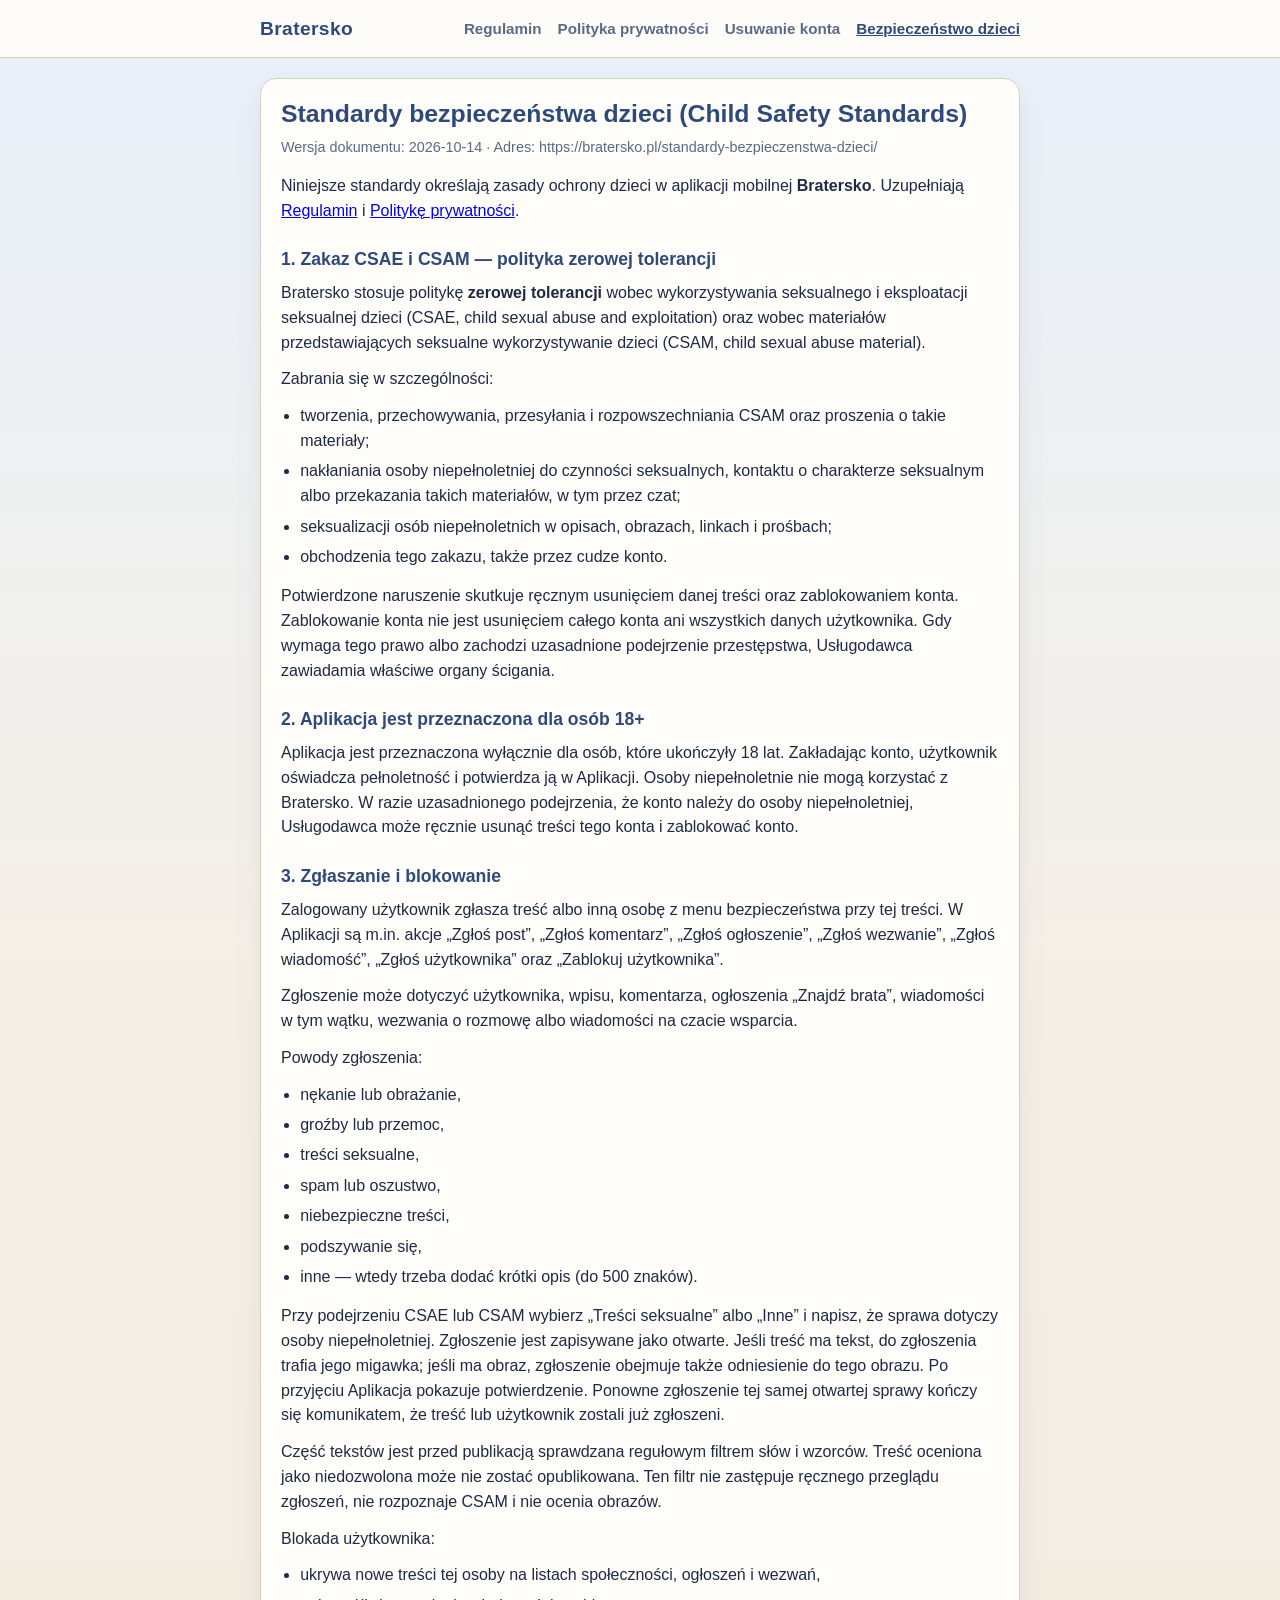
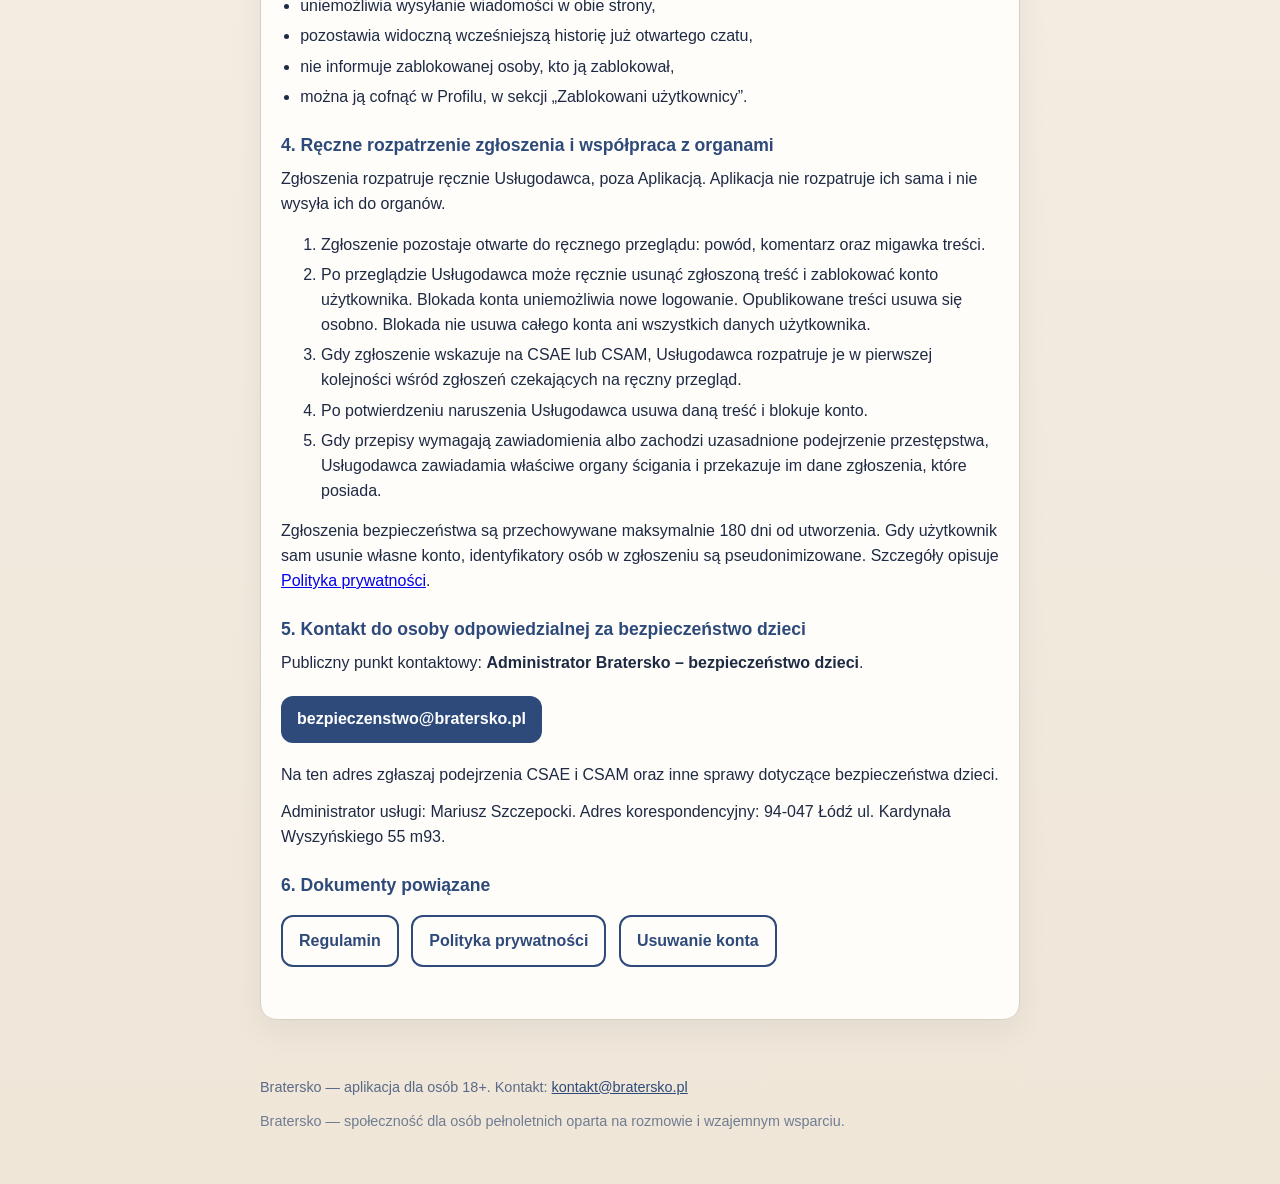
<file: standardy-bezpieczenstwa-dzieci/index.html>
<!DOCTYPE html>
<html lang="pl">
<head>
  <meta charset="utf-8" />
  <meta name="viewport" content="width=device-width, initial-scale=1" />
  <title>Standardy bezpieczeństwa dzieci (Child Safety Standards) — Bratersko</title>
  <meta name="description" content="Standardy bezpieczeństwa dzieci aplikacji Bratersko: zakaz CSAE i CSAM, zgłaszanie, blokowanie i kontakt." />
  <link rel="stylesheet" href="../styles.css" />
</head>
<body>
  <header class="site-header">
    <div class="wrap">
      <a class="brand" href="../">Bratersko</a>
      <nav class="nav" aria-label="Dokumenty">
        <a href="../regulamin/">Regulamin</a>
        <a href="../polityka-prywatnosci/">Polityka prywatności</a>
        <a href="../usun-konto/">Usuwanie konta</a>
        <a href="../standardy-bezpieczenstwa-dzieci/" aria-current="page">Bezpieczeństwo dzieci</a>
      </nav>
    </div>
  </header>
  <main class="wrap doc">
    <h1>Standardy bezpieczeństwa dzieci (Child Safety Standards)</h1>
    <p class="meta">Wersja dokumentu: 2026-10-14 · Adres: https://bratersko.pl/standardy-bezpieczenstwa-dzieci/</p>
    <p>Niniejsze standardy określają zasady ochrony dzieci w aplikacji mobilnej <strong>Bratersko</strong>. Uzupełniają <a href="../regulamin/">Regulamin</a> i <a href="../polityka-prywatnosci/">Politykę prywatności</a>.</p>

    <h2>1. Zakaz CSAE i CSAM — polityka zerowej tolerancji</h2>
    <p>Bratersko stosuje politykę <strong>zerowej tolerancji</strong> wobec wykorzystywania seksualnego i eksploatacji seksualnej dzieci (CSAE, child sexual abuse and exploitation) oraz wobec materiałów przedstawiających seksualne wykorzystywanie dzieci (CSAM, child sexual abuse material).</p>
    <p>Zabrania się w szczególności:</p>
    <ul>
      <li>tworzenia, przechowywania, przesyłania i rozpowszechniania CSAM oraz proszenia o takie materiały;</li>
      <li>nakłaniania osoby niepełnoletniej do czynności seksualnych, kontaktu o charakterze seksualnym albo przekazania takich materiałów, w tym przez czat;</li>
      <li>seksualizacji osób niepełnoletnich w opisach, obrazach, linkach i prośbach;</li>
      <li>obchodzenia tego zakazu, także przez cudze konto.</li>
    </ul>
    <p>Potwierdzone naruszenie skutkuje ręcznym usunięciem danej treści oraz zablokowaniem konta. Zablokowanie konta nie jest usunięciem całego konta ani wszystkich danych użytkownika. Gdy wymaga tego prawo albo zachodzi uzasadnione podejrzenie przestępstwa, Usługodawca zawiadamia właściwe organy ścigania.</p>

    <h2>2. Aplikacja jest przeznaczona dla osób 18+</h2>
    <p>Aplikacja jest przeznaczona wyłącznie dla osób, które ukończyły 18 lat. Zakładając konto, użytkownik oświadcza pełnoletność i potwierdza ją w Aplikacji. Osoby niepełnoletnie nie mogą korzystać z Bratersko. W razie uzasadnionego podejrzenia, że konto należy do osoby niepełnoletniej, Usługodawca może ręcznie usunąć treści tego konta i zablokować konto.</p>

    <h2>3. Zgłaszanie i blokowanie</h2>
    <p>Zalogowany użytkownik zgłasza treść albo inną osobę z menu bezpieczeństwa przy tej treści. W Aplikacji są m.in. akcje „Zgłoś post”, „Zgłoś komentarz”, „Zgłoś ogłoszenie”, „Zgłoś wezwanie”, „Zgłoś wiadomość”, „Zgłoś użytkownika” oraz „Zablokuj użytkownika”.</p>
    <p>Zgłoszenie może dotyczyć użytkownika, wpisu, komentarza, ogłoszenia „Znajdź brata”, wiadomości w tym wątku, wezwania o rozmowę albo wiadomości na czacie wsparcia.</p>
    <p>Powody zgłoszenia:</p>
    <ul>
      <li>nękanie lub obrażanie,</li>
      <li>groźby lub przemoc,</li>
      <li>treści seksualne,</li>
      <li>spam lub oszustwo,</li>
      <li>niebezpieczne treści,</li>
      <li>podszywanie się,</li>
      <li>inne — wtedy trzeba dodać krótki opis (do 500 znaków).</li>
    </ul>
    <p>Przy podejrzeniu CSAE lub CSAM wybierz „Treści seksualne” albo „Inne” i napisz, że sprawa dotyczy osoby niepełnoletniej. Zgłoszenie jest zapisywane jako otwarte. Jeśli treść ma tekst, do zgłoszenia trafia jego migawka; jeśli ma obraz, zgłoszenie obejmuje także odniesienie do tego obrazu. Po przyjęciu Aplikacja pokazuje potwierdzenie. Ponowne zgłoszenie tej samej otwartej sprawy kończy się komunikatem, że treść lub użytkownik zostali już zgłoszeni.</p>
    <p>Część tekstów jest przed publikacją sprawdzana regułowym filtrem słów i wzorców. Treść oceniona jako niedozwolona może nie zostać opublikowana. Ten filtr nie zastępuje ręcznego przeglądu zgłoszeń, nie rozpoznaje CSAM i nie ocenia obrazów.</p>
    <p>Blokada użytkownika:</p>
    <ul>
      <li>ukrywa nowe treści tej osoby na listach społeczności, ogłoszeń i wezwań,</li>
      <li>uniemożliwia wysyłanie wiadomości w obie strony,</li>
      <li>pozostawia widoczną wcześniejszą historię już otwartego czatu,</li>
      <li>nie informuje zablokowanej osoby, kto ją zablokował,</li>
      <li>można ją cofnąć w Profilu, w sekcji „Zablokowani użytkownicy”.</li>
    </ul>

    <h2>4. Ręczne rozpatrzenie zgłoszenia i współpraca z organami</h2>
    <p>Zgłoszenia rozpatruje ręcznie Usługodawca, poza Aplikacją. Aplikacja nie rozpatruje ich sama i nie wysyła ich do organów.</p>
    <ol>
      <li>Zgłoszenie pozostaje otwarte do ręcznego przeglądu: powód, komentarz oraz migawka treści.</li>
      <li>Po przeglądzie Usługodawca może ręcznie usunąć zgłoszoną treść i zablokować konto użytkownika. Blokada konta uniemożliwia nowe logowanie. Opublikowane treści usuwa się osobno. Blokada nie usuwa całego konta ani wszystkich danych użytkownika.</li>
      <li>Gdy zgłoszenie wskazuje na CSAE lub CSAM, Usługodawca rozpatruje je w pierwszej kolejności wśród zgłoszeń czekających na ręczny przegląd.</li>
      <li>Po potwierdzeniu naruszenia Usługodawca usuwa daną treść i blokuje konto.</li>
      <li>Gdy przepisy wymagają zawiadomienia albo zachodzi uzasadnione podejrzenie przestępstwa, Usługodawca zawiadamia właściwe organy ścigania i przekazuje im dane zgłoszenia, które posiada.</li>
    </ol>
    <p>Zgłoszenia bezpieczeństwa są przechowywane maksymalnie 180 dni od utworzenia. Gdy użytkownik sam usunie własne konto, identyfikatory osób w zgłoszeniu są pseudonimizowane. Szczegóły opisuje <a href="../polityka-prywatnosci/">Polityka prywatności</a>.</p>

    <h2>5. Kontakt do osoby odpowiedzialnej za bezpieczeństwo dzieci</h2>
    <p>Publiczny punkt kontaktowy: <strong>Administrator Bratersko – bezpieczeństwo dzieci</strong>.</p>
    <p><a class="cta" href="mailto:bezpieczenstwo@bratersko.pl">bezpieczenstwo@bratersko.pl</a></p>
    <p>Na ten adres zgłaszaj podejrzenia CSAE i CSAM oraz inne sprawy dotyczące bezpieczeństwa dzieci.</p>
    <p>Administrator usługi: Mariusz Szczepocki. Adres korespondencyjny: 94-047 Łódź ul. Kardynała Wyszyńskiego 55 m93.</p>

    <h2>6. Dokumenty powiązane</h2>
    <p>
      <a class="cta secondary" href="../regulamin/">Regulamin</a>
      <a class="cta secondary" href="../polityka-prywatnosci/">Polityka prywatności</a>
      <a class="cta secondary" href="../usun-konto/">Usuwanie konta</a>
    </p>
  </main>
  <footer class="site-footer">
    <div class="wrap">
      <p>Bratersko — aplikacja dla osób 18+. Kontakt: <a href="mailto:kontakt@bratersko.pl">kontakt@bratersko.pl</a></p>
      <p class="muted">Bratersko — społeczność dla osób pełnoletnich oparta na rozmowie i wzajemnym wsparciu.</p>
    </div>
  </footer>
</body>
</html>
</file>
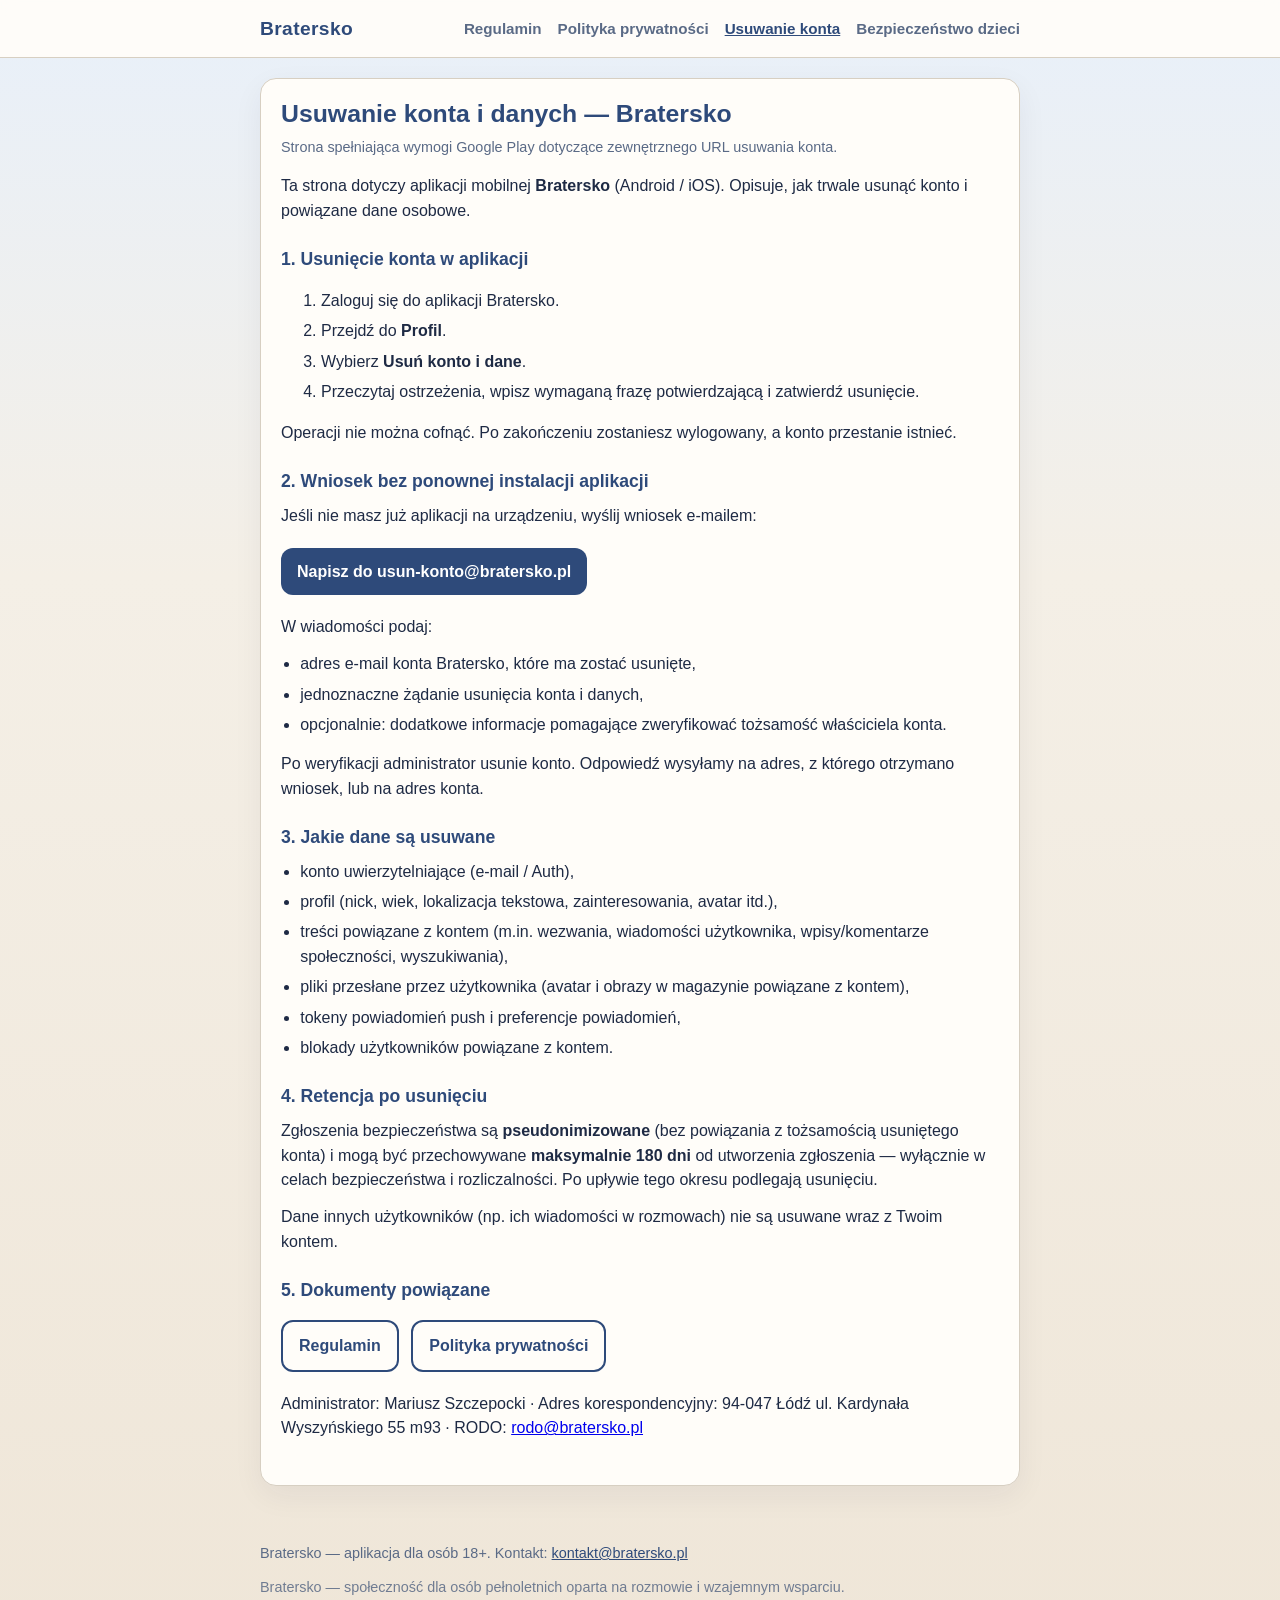
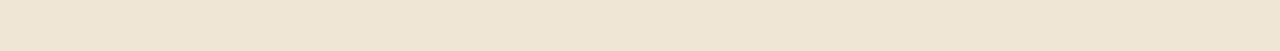
<file: usun-konto/index.html>
<!DOCTYPE html>
<html lang="pl">
<head>
  <meta charset="utf-8" />
  <meta name="viewport" content="width=device-width, initial-scale=1" />
  <title>Usuwanie konta i danych — Bratersko</title>
  <meta name="description" content="Jak usunąć konto i dane w aplikacji Bratersko (Google Play)." />
  <link rel="stylesheet" href="../styles.css" />
</head>
<body>
  <header class="site-header">
    <div class="wrap">
      <a class="brand" href="../">Bratersko</a>
      <nav class="nav" aria-label="Dokumenty">
        <a href="../regulamin/">Regulamin</a>
        <a href="../polityka-prywatnosci/">Polityka prywatności</a>
        <a href="../usun-konto/" aria-current="page">Usuwanie konta</a>
        <a href="../standardy-bezpieczenstwa-dzieci/">Bezpieczeństwo dzieci</a>
      </nav>
    </div>
  </header>
  <main class="wrap doc">
    <h1>Usuwanie konta i danych — Bratersko</h1>
    <p class="meta">Strona spełniająca wymogi Google Play dotyczące zewnętrznego URL usuwania konta.</p>
    <p>Ta strona dotyczy aplikacji mobilnej <strong>Bratersko</strong> (Android / iOS). Opisuje, jak trwale usunąć konto i powiązane dane osobowe.</p>

    <h2>1. Usunięcie konta w aplikacji</h2>
    <ol>
      <li>Zaloguj się do aplikacji Bratersko.</li>
      <li>Przejdź do <strong>Profil</strong>.</li>
      <li>Wybierz <strong>Usuń konto i dane</strong>.</li>
      <li>Przeczytaj ostrzeżenia, wpisz wymaganą frazę potwierdzającą i zatwierdź usunięcie.</li>
    </ol>
    <p>Operacji nie można cofnąć. Po zakończeniu zostaniesz wylogowany, a konto przestanie istnieć.</p>

    <h2>2. Wniosek bez ponownej instalacji aplikacji</h2>
    <p>Jeśli nie masz już aplikacji na urządzeniu, wyślij wniosek e-mailem:</p>
    <p><a class="cta" href="mailto:usun-konto@bratersko.pl?subject=Wniosek%20o%20usuni%C4%99cie%20konta%20Bratersko">Napisz do usun-konto@bratersko.pl</a></p>
    <p>W wiadomości podaj:</p>
    <ul>
      <li>adres e-mail konta Bratersko, które ma zostać usunięte,</li>
      <li>jednoznaczne żądanie usunięcia konta i danych,</li>
      <li>opcjonalnie: dodatkowe informacje pomagające zweryfikować tożsamość właściciela konta.</li>
    </ul>
    <p>Po weryfikacji administrator usunie konto. Odpowiedź wysyłamy na adres, z którego otrzymano wniosek, lub na adres konta.</p>

    <h2>3. Jakie dane są usuwane</h2>
    <ul>
      <li>konto uwierzytelniające (e-mail / Auth),</li>
      <li>profil (nick, wiek, lokalizacja tekstowa, zainteresowania, avatar itd.),</li>
      <li>treści powiązane z kontem (m.in. wezwania, wiadomości użytkownika, wpisy/komentarze społeczności, wyszukiwania),</li>
      <li>pliki przesłane przez użytkownika (avatar i obrazy w magazynie powiązane z kontem),</li>
      <li>tokeny powiadomień push i preferencje powiadomień,</li>
      <li>blokady użytkowników powiązane z kontem.</li>
    </ul>

    <h2>4. Retencja po usunięciu</h2>
    <p>Zgłoszenia bezpieczeństwa są <strong>pseudonimizowane</strong> (bez powiązania z tożsamością usuniętego konta) i mogą być przechowywane <strong>maksymalnie 180 dni</strong> od utworzenia zgłoszenia — wyłącznie w celach bezpieczeństwa i rozliczalności. Po upływie tego okresu podlegają usunięciu.</p>
    <p>Dane innych użytkowników (np. ich wiadomości w rozmowach) nie są usuwane wraz z Twoim kontem.</p>

    <h2>5. Dokumenty powiązane</h2>
    <p>
      <a class="cta secondary" href="../regulamin/">Regulamin</a>
      <a class="cta secondary" href="../polityka-prywatnosci/">Polityka prywatności</a>
    </p>
    <p>Administrator: Mariusz Szczepocki · Adres korespondencyjny: 94-047 Łódź ul. Kardynała Wyszyńskiego 55 m93 · RODO: <a href="mailto:rodo@bratersko.pl">rodo@bratersko.pl</a></p>
  </main>
  <footer class="site-footer">
    <div class="wrap">
      <p>Bratersko — aplikacja dla osób 18+. Kontakt: <a href="mailto:kontakt@bratersko.pl">kontakt@bratersko.pl</a></p>
      <p class="muted">Bratersko — społeczność dla osób pełnoletnich oparta na rozmowie i wzajemnym wsparciu.</p>
    </div>
  </footer>
</body>
</html>
</file>
<file: styles.css>
/* Bratersko — publiczne dokumenty prawne (mobile-first) */
:root {
  --bg: #f4efe6;
  --ink: #1e2a44;
  --muted: #5a6a86;
  --accent: #2e4a7a;
  --card: #fffdf9;
  --line: #d7cfc2;
  --note: #7a2e2e;
}
* { box-sizing: border-box; }
html, body { margin: 0; padding: 0; }
body {
  font-family: "Segoe UI", "Helvetica Neue", Arial, sans-serif;
  background: linear-gradient(180deg, #e8f0fa 0%, var(--bg) 35%, #efe6d8 100%);
  color: var(--ink);
  line-height: 1.55;
  min-height: 100vh;
}
.wrap { width: min(760px, calc(100% - 2rem)); margin: 0 auto; }
.site-header {
  position: sticky; top: 0; z-index: 10;
  background: rgba(255,253,249,0.92);
  backdrop-filter: blur(8px);
  border-bottom: 1px solid var(--line);
}
.site-header .wrap {
  display: flex; flex-wrap: wrap; gap: 0.75rem 1.25rem;
  align-items: center; justify-content: space-between;
  padding: 0.85rem 0;
}
.brand {
  font-weight: 800; font-size: 1.2rem; color: var(--accent);
  text-decoration: none; letter-spacing: 0.02em;
}
.nav { display: flex; flex-wrap: wrap; gap: 0.65rem 1rem; }
.nav a {
  color: var(--muted); text-decoration: none; font-weight: 600; font-size: 0.95rem;
}
.nav a[aria-current="page"], .nav a:hover { color: var(--accent); text-decoration: underline; }
.doc {
  background: var(--card);
  border: 1px solid var(--line);
  border-radius: 16px;
  padding: 1.25rem 1.25rem 2rem;
  margin: 1.25rem auto 2rem;
  box-shadow: 0 10px 30px rgba(30,42,68,0.06);
}
h1 { font-size: 1.55rem; line-height: 1.25; margin: 0 0 0.35rem; color: var(--accent); }
h2 { font-size: 1.1rem; margin: 1.4rem 0 0.5rem; color: var(--accent); }
.meta { color: var(--muted); font-size: 0.9rem; margin: 0 0 1rem; }
p { margin: 0 0 0.75rem; }
.note {
  color: var(--note); font-weight: 700;
  border-left: 3px solid var(--note); padding-left: 0.75rem;
}
ul { margin: 0 0 0.9rem; padding-left: 1.2rem; }
li { margin-bottom: 0.35rem; }
.cta {
  display: inline-block; margin: 0.5rem 0.5rem 0.5rem 0;
  background: var(--accent); color: #fff; text-decoration: none;
  font-weight: 700; padding: 0.7rem 1rem; border-radius: 12px;
}
.cta.secondary { background: transparent; color: var(--accent); border: 2px solid var(--accent); }
.site-footer { padding: 1.5rem 0 2.5rem; color: var(--muted); font-size: 0.9rem; }
.site-footer a { color: var(--accent); }
.muted { opacity: 0.85; }
@media (max-width: 560px) {
  h1 { font-size: 1.3rem; }
  .doc { padding: 1rem 1rem 1.5rem; border-radius: 12px; }
}
</file>
